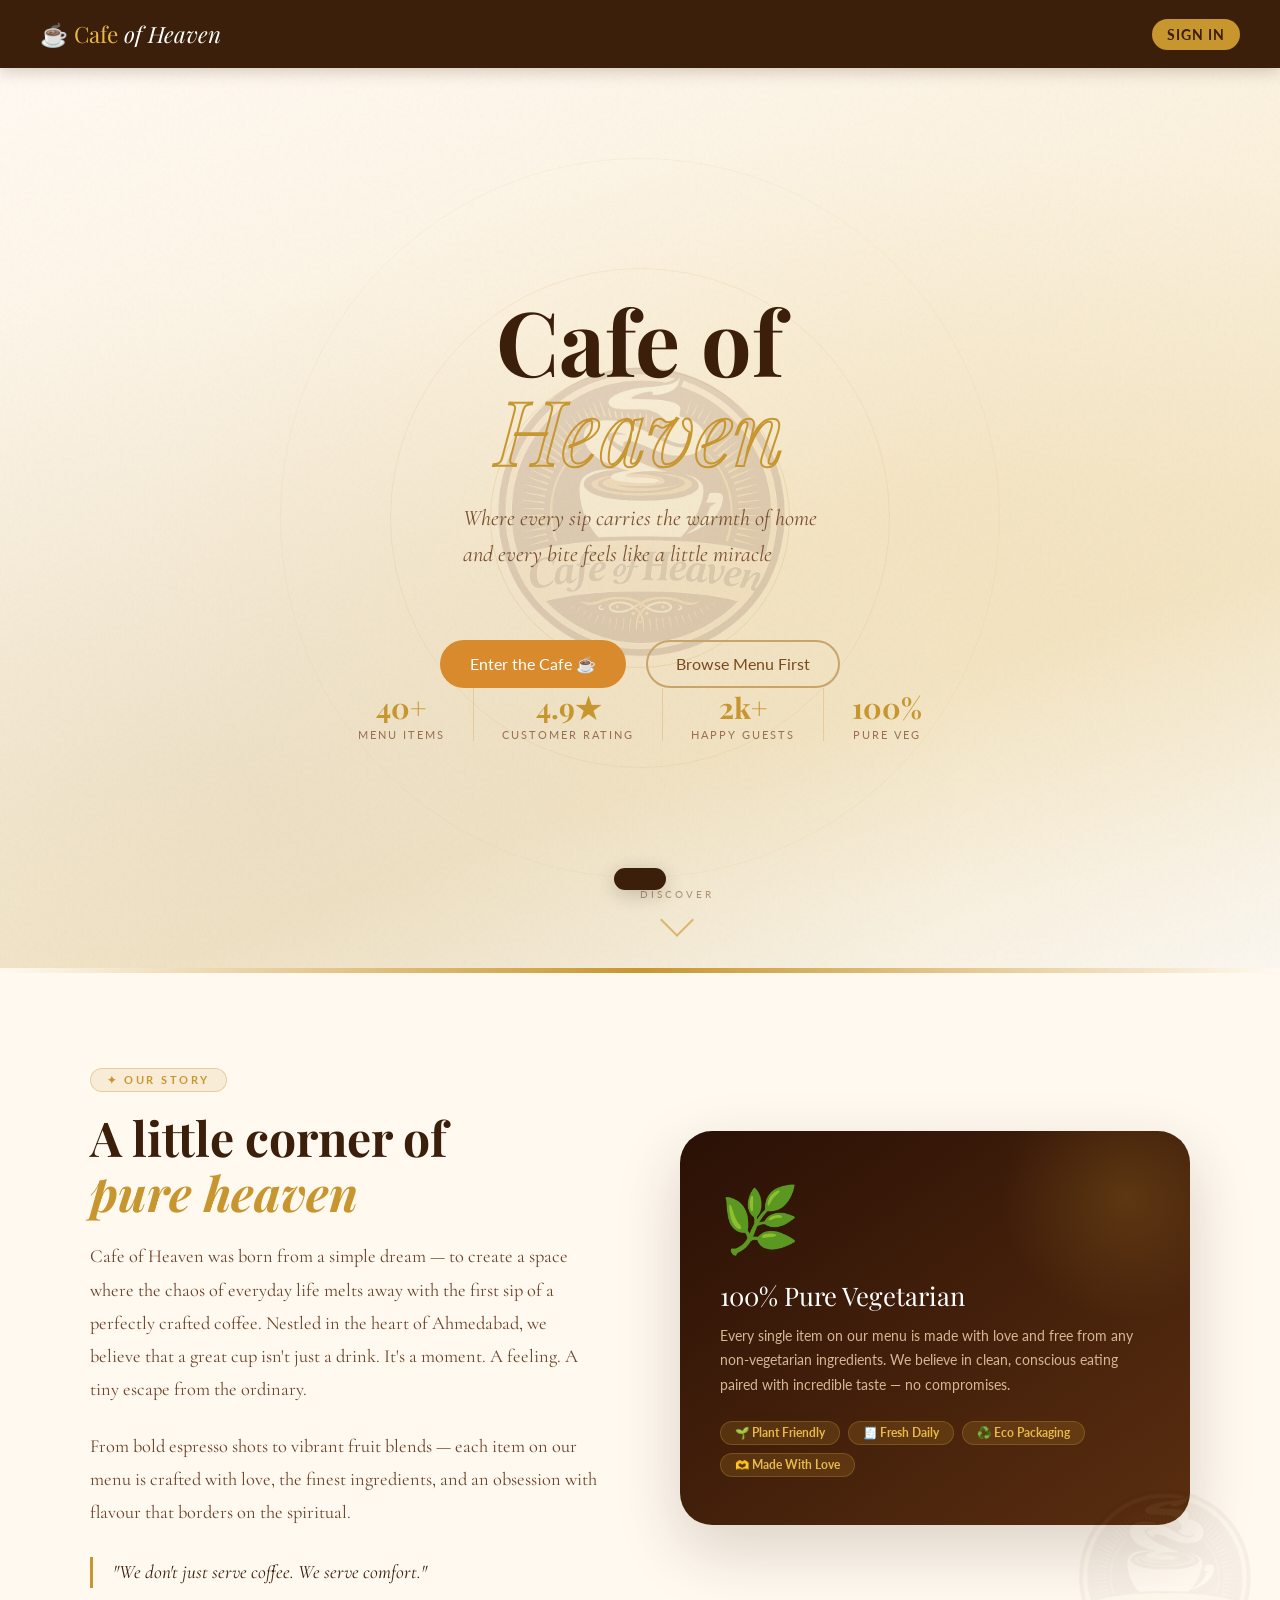
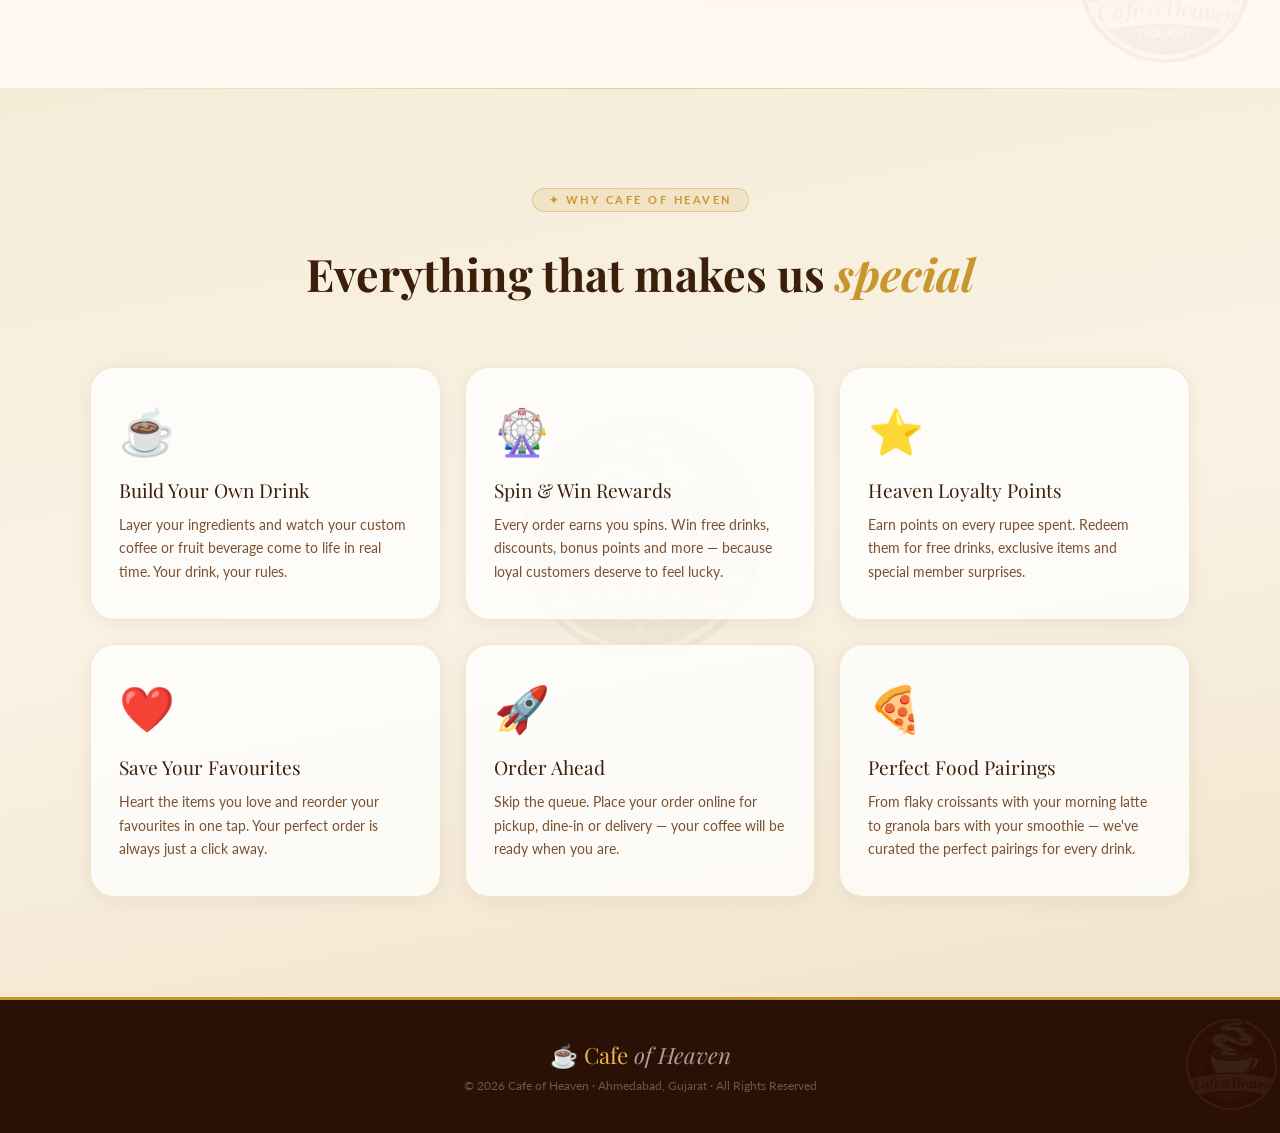
<file: index.html>
<!DOCTYPE html>
<html lang="en">
<head>
<meta charset="UTF-8">
<meta name="viewport" content="width=device-width, initial-scale=1.0">
<title>Cafe of Heaven — Where Every Sip Feels Like Heaven</title>
<link href="https://fonts.googleapis.com/css2?family=Playfair+Display:ital,wght@0,400;0,600;0,700;1,400;1,600&family=Lato:wght@300;400;700&family=Cormorant+Garamond:ital,wght@0,300;0,400;1,300;1,400&display=swap" rel="stylesheet">
<link rel="stylesheet" href="css/index.css">
</head>
<body>

<!-- NAV -->
<nav>
  <a class="nav-logo" href="index.html">☕ Cafe <span>of Heaven</span></a>
  <div class="nav-right">
    <a class="nav-link" href="login.html" style="background:var(--gold);color:var(--brown);">Sign In</a>
  </div>
</nav>

<!-- ══════════ HERO ══════════ -->
<section class="hero" id="hero">
  <div class="glow-ring"></div>
  <div class="glow-ring"></div>
  <div class="glow-ring"></div>
  <div class="particles" id="particles"></div>

  <div class="hero-logo-bg-center"></div>
   
    <h1 class="hero-headline">
      <span class="line1">Cafe of</span>
      <span class="line2">Heaven</span>
    </h1>
    <p class="hero-tagline">
      Where every sip carries the warmth of home<br>
      and every bite feels like a little miracle
    </p>
    <div class="hero-buttons">
      <a href="login.html" class="btn-enter">Enter the Cafe ☕</a>
      <a href="menu.html" class="btn-guest">Browse Menu First</a>
    </div>
    <div class="stats-strip">
      <div class="stat"><div class="stat-num">40+</div><div class="stat-lbl">Menu Items</div></div>
      <div class="stat"><div class="stat-num">4.9★</div><div class="stat-lbl">Customer Rating</div></div>
      <div class="stat"><div class="stat-num">2k+</div><div class="stat-lbl">Happy Guests</div></div>
      <div class="stat"><div class="stat-num">100%</div><div class="stat-lbl">Pure Veg</div></div>
    </div>
  </div>

  <div class="scroll-cue" onclick="scrollToAbout()">
    <span>Discover</span>
    <div class="scroll-arrow"></div>
  </div>
</section>

<!-- ══════════ ABOUT ══════════ -->
<section class="about" id="about">
  <div class="about-inner">
    <div class="about-text">
      <div class="section-eyebrow reveal">✦ Our Story</div>
      <h2 class="about-title reveal reveal-delay-1">A little corner of<br><em>pure heaven</em></h2>
      <p class="about-body reveal reveal-delay-2">
        Cafe of Heaven was born from a simple dream — to create a space where the chaos of everyday life melts away with the first sip of a perfectly crafted coffee. Nestled in the heart of Ahmedabad, we believe that a great cup isn't just a drink. It's a moment. A feeling. A tiny escape from the ordinary.
      </p>
      <p class="about-body reveal reveal-delay-2" style="margin-bottom:28px;">
        From bold espresso shots to vibrant fruit blends — each item on our menu is crafted with love, the finest ingredients, and an obsession with flavour that borders on the spiritual.
      </p>
      <div class="about-quote reveal reveal-delay-3">"We don't just serve coffee. We serve comfort."</div>
    </div>
    <div class="about-card reveal reveal-delay-2">
      <span class="ac-icon">🌿</span>
      <div class="ac-title">100% Pure Vegetarian</div>
      <div class="ac-body">Every single item on our menu is made with love and free from any non-vegetarian ingredients. We believe in clean, conscious eating paired with incredible taste — no compromises.</div>
      <div class="ac-tags">
        <span class="ac-tag">🌱 Plant Friendly</span>
        <span class="ac-tag">🧾 Fresh Daily</span>
        <span class="ac-tag">♻️ Eco Packaging</span>
        <span class="ac-tag">🫶 Made With Love</span>
      </div>
    </div>
  </div>
</section>

<!-- ══════════ FEATURES ══════════ -->
<section class="features">
  <div class="features-inner">
    <div class="section-head">
      <div class="section-eyebrow reveal">✦ Why Cafe of Heaven</div>
      <h2 class="features-title reveal reveal-delay-1">Everything that makes us <em>special</em></h2>
    </div>
    <div class="feat-grid">
      <div class="feat-card reveal reveal-delay-1"><span class="feat-icon">☕</span><div class="feat-title">Build Your Own Drink</div><div class="feat-body">Layer your ingredients and watch your custom coffee or fruit beverage come to life in real time. Your drink, your rules.</div></div>
      <div class="feat-card reveal reveal-delay-2"><span class="feat-icon">🎡</span><div class="feat-title">Spin & Win Rewards</div><div class="feat-body">Every order earns you spins. Win free drinks, discounts, bonus points and more — because loyal customers deserve to feel lucky.</div></div>
      <div class="feat-card reveal reveal-delay-3"><span class="feat-icon">⭐</span><div class="feat-title">Heaven Loyalty Points</div><div class="feat-body">Earn points on every rupee spent. Redeem them for free drinks, exclusive items and special member surprises.</div></div>
      <div class="feat-card reveal reveal-delay-1"><span class="feat-icon">❤️</span><div class="feat-title">Save Your Favourites</div><div class="feat-body">Heart the items you love and reorder your favourites in one tap. Your perfect order is always just a click away.</div></div>
      <div class="feat-card reveal reveal-delay-2"><span class="feat-icon">🚀</span><div class="feat-title">Order Ahead</div><div class="feat-body">Skip the queue. Place your order online for pickup, dine-in or delivery — your coffee will be ready when you are.</div></div>
      <div class="feat-card reveal reveal-delay-3"><span class="feat-icon">🍕</span><div class="feat-title">Perfect Food Pairings</div><div class="feat-body">From flaky croissants with your morning latte to granola bars with your smoothie — we've curated the perfect pairings for every drink.</div></div>
    </div>
  </div>
</section>


<!-- ══════════ FOOTER ══════════ -->
<footer class="site-footer">
  <div class="footer-logo">☕ Cafe <span>of Heaven</span></div>
  <div class="footer-copy">© 2026 Cafe of Heaven · Ahmedabad, Gujarat · All Rights Reserved</div>
</footer>

<div class="toast" id="toast"></div>

<script src="js/index.js"></script>
</body>
</html>
</file>
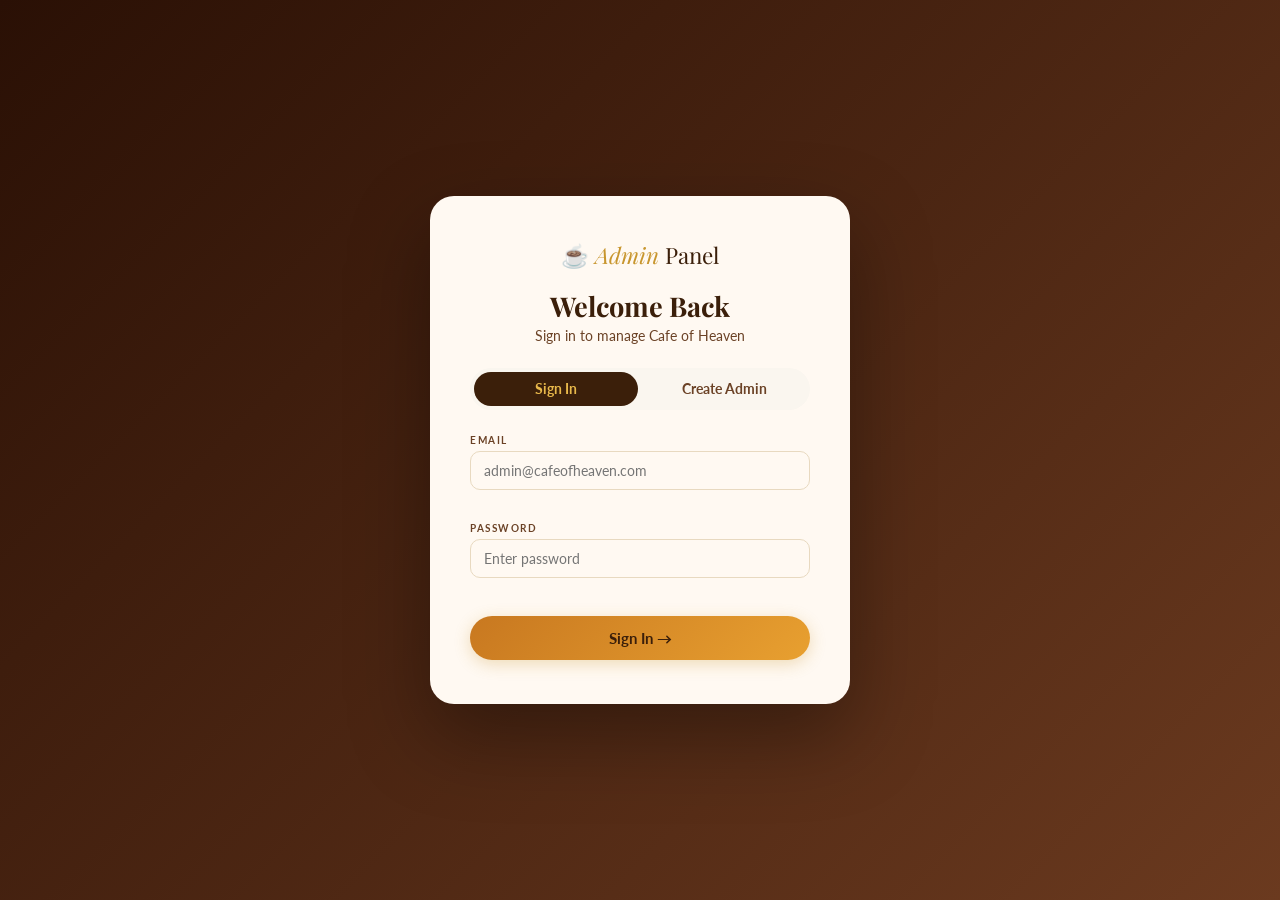
<file: admin.html>
<!DOCTYPE html>
<html lang="en">
<head>
  <meta charset="UTF-8">
  <meta name="viewport" content="width=device-width, initial-scale=1.0">
  <title>Admin Panel — Cafe of Heaven</title>
  <link href="https://fonts.googleapis.com/css2?family=Playfair+Display:ital,wght@0,400;0,700;1,400&family=Lato:wght@300;400;700&display=swap" rel="stylesheet">
  <link rel="stylesheet" href="css/admin.css">
</head>
<body>

<!-- ══════════════════════════════════════
     LOGIN SCREEN
══════════════════════════════════════ -->
<div class="admin-login-wrap" id="adminLoginWrap">
  <div class="admin-login-box">
    <div class="al-logo">☕ <span>Admin</span> Panel</div>
    <h2>Welcome Back</h2>
    <p class="al-sub">Sign in to manage Cafe of Heaven</p>

    <div class="al-tabs">
      <button class="al-tab active" id="alTabLogin" onclick="alSwitchTab('login')">Sign In</button>
      <button class="al-tab" id="alTabSignup" onclick="alSwitchTab('signup')">Create Admin</button>
    </div>

    <!-- LOGIN FORM -->
    <div id="alPanelLogin">
      <div class="al-group">
        <label>EMAIL</label>
        <input type="email" id="alLoginEmail" placeholder="admin@cafeofheaven.com">
        <span class="al-err" id="alLoginEmailErr"></span>
      </div>
      <div class="al-group">
        <label>PASSWORD</label>
        <input type="password" id="alLoginPass" placeholder="Enter password">
        <span class="al-err" id="alLoginPassErr"></span>
      </div>
      <div class="al-error-box hidden" id="alLoginErrBox"></div>
      <button class="al-btn" onclick="adminLogin()">Sign In →</button>
    </div>

    <!-- SIGNUP FORM -->
    <div id="alPanelSignup" class="hidden">
      <div class="al-group">
        <label>FULL NAME</label>
        <input type="text" id="alSignupName" placeholder="Admin Name">
        <span class="al-err" id="alSignupNameErr"></span>
      </div>
      <div class="al-group">
        <label>EMAIL</label>
        <input type="email" id="alSignupEmail" placeholder="admin@cafeofheaven.com">
        <span class="al-err" id="alSignupEmailErr"></span>
      </div>
      <div class="al-group">
        <label>SECRET KEY</label>
        <input type="password" id="alSignupSecret" placeholder="Enter admin secret key">
        <span class="al-err" id="alSignupSecretErr"></span>
        <small class="al-hint">Secret key: <strong>COFH2026</strong> (change this in admin.js)</small>
      </div>
      <div class="al-group">
        <label>PASSWORD</label>
        <input type="password" id="alSignupPass" placeholder="Min. 8 characters">
        <span class="al-err" id="alSignupPassErr"></span>
      </div>
      <button class="al-btn" onclick="adminSignup()">Create Admin Account →</button>
    </div>
  </div>
</div>

<!-- ══════════════════════════════════════
     MAIN ADMIN PANEL
══════════════════════════════════════ -->
<div class="admin-wrap hidden" id="adminWrap">

  <!-- SIDEBAR -->
  <aside class="sidebar" id="sidebar">
    <div class="sidebar-logo">☕ <span>CoH Admin</span></div>
    <nav class="sidebar-nav">
      <button class="snav-btn active" onclick="showSection('dashboard', this)">
        <span class="snav-icon">📊</span> Dashboard
      </button>
      <button class="snav-btn" onclick="showSection('menu', this)">
        <span class="snav-icon">🍽️</span> Menu Items
      </button>
      <button class="snav-btn" onclick="showSection('orders', this)">
        <span class="snav-icon">🛒</span> Orders
      </button>
      <button class="snav-btn" onclick="showSection('customers', this)">
        <span class="snav-icon">👥</span> Customers
      </button>
      <button class="snav-btn" onclick="showSection('rewards', this)">
        <span class="snav-icon">🎡</span> Rewards
      </button>
      <button class="snav-btn" onclick="showSection('spin', this)">
        <span class="snav-icon">🎰</span> Spin Rounds
      </button>
    </nav>
    <button class="sidebar-logout" onclick="adminLogout()">🚪 Logout</button>
  </aside>

  <!-- MAIN CONTENT -->
  <main class="admin-main">

    <!-- TOP BAR -->
    <div class="topbar">
      <button class="hamburger" onclick="toggleSidebar()">☰</button>
      <div class="topbar-title" id="topbarTitle">Dashboard</div>
      <div class="topbar-admin" id="topbarAdmin">Admin</div>
    </div>

    <!-- DASHBOARD -->
    <section class="admin-section active" id="sec-dashboard">
      <div class="stats-grid">
        <div class="stat-card">
          <div class="sc-icon">🛒</div>
          <div class="sc-info">
            <div class="sc-num" id="statTotalOrders">0</div>
            <div class="sc-lbl">Total Orders</div>
          </div>
        </div>
        <div class="stat-card">
          <div class="sc-icon">💰</div>
          <div class="sc-info">
            <div class="sc-num" id="statRevenue">₹0</div>
            <div class="sc-lbl">Total Revenue</div>
          </div>
        </div>
        <div class="stat-card">
          <div class="sc-icon">👥</div>
          <div class="sc-info">
            <div class="sc-num" id="statCustomers">0</div>
            <div class="sc-lbl">Customers</div>
          </div>
        </div>
        <div class="stat-card">
          <div class="sc-icon">🍽️</div>
          <div class="sc-info">
            <div class="sc-num" id="statMenuItems">0</div>
            <div class="sc-lbl">Menu Items</div>
          </div>
        </div>
      </div>
      <div class="dash-row">
        <div class="dash-card">
          <div class="dc-head">Recent Orders</div>
          <div id="recentOrdersList"><p class="empty-state">No orders yet.</p></div>
        </div>
        <div class="dash-card">
          <div class="dc-head">Top Selling Items</div>
          <div id="topItemsList"><p class="empty-state">No data yet.</p></div>
        </div>
      </div>
    </section>

    <!-- MENU MANAGEMENT -->
    <section class="admin-section" id="sec-menu">
      <div class="section-toolbar">
        <h2 class="section-title">Menu Items</h2>
        <button class="btn-primary" onclick="openMenuModal()">+ Add Item</button>
      </div>
      <div class="filter-row">
        <input type="text" class="search-input" placeholder="🔍 Search items..." oninput="filterMenuItems(this.value)">
        <select class="filter-select" onchange="filterMenuCat(this.value)">
          <option value="all">All Categories</option>
          <option value="coffee">☕ Coffee</option>
          <option value="baked">🥐 Baked</option>
          <option value="cakes">🎂 Cakes</option>
          <option value="pizza">🍕 Pizza</option>
          <option value="burger">🍔 Burgers</option>
          <option value="pasta">🍝 Pasta</option>
          <option value="souvenir">🎁 Souvenirs</option>
        </select>
      </div>
      <div class="admin-table-wrap">
        <table class="admin-table" id="menuTable">
          <thead>
            <tr>
              <th>ID</th><th>Name</th><th>Category</th>
              <th>Price</th><th>Tags</th><th>Actions</th>
            </tr>
          </thead>
          <tbody id="menuTableBody"></tbody>
        </table>
      </div>
    </section>

    <!-- ORDERS -->
    <section class="admin-section" id="sec-orders">
      <div class="section-toolbar">
        <h2 class="section-title">Orders</h2>
        <select class="filter-select" onchange="filterOrders(this.value)">
          <option value="all">All Orders</option>
          <option value="pending">Pending</option>
          <option value="preparing">Preparing</option>
          <option value="ready">Ready</option>
          <option value="delivered">Delivered</option>
        </select>
      </div>
      <div class="admin-table-wrap">
        <table class="admin-table">
          <thead>
            <tr>
              <th>Order ID</th><th>Customer</th><th>Items</th>
              <th>Total</th><th>Status</th><th>Date</th><th>Actions</th>
            </tr>
          </thead>
          <tbody id="ordersTableBody"></tbody>
        </table>
      </div>
    </section>

    <!-- CUSTOMERS -->
    <section class="admin-section" id="sec-customers">
      <div class="section-toolbar">
        <h2 class="section-title">Customers</h2>
        <input type="text" class="search-input" placeholder="🔍 Search customers..." oninput="filterCustomers(this.value)">
      </div>
      <div class="admin-table-wrap">
        <table class="admin-table">
          <thead>
            <tr>
              <th>#</th><th>Name</th><th>Email</th>
              <th>Phone</th><th>Joined</th><th>Actions</th>
            </tr>
          </thead>
          <tbody id="customersTableBody"></tbody>
        </table>
      </div>
    </section>

    <!-- REWARDS -->
    <section class="admin-section" id="sec-rewards">
      <div class="section-toolbar">
        <h2 class="section-title">Spin & Win Rewards</h2>
        <button class="btn-primary" onclick="openRewardModal()">+ Add Reward</button>
      </div>
      <div class="rewards-grid" id="rewardsGrid"></div>
    </section>

    <!-- SPIN ROUNDS MANAGER -->
    <section class="admin-section" id="sec-spin">
      <div class="section-toolbar">
        <h2 class="section-title">🎰 Spin Rounds Manager</h2>
        <input type="text" class="search-input" placeholder="🔍 Search customers..." oninput="filterSpinCustomers(this.value)">
      </div>

      <!-- Stats strip -->
      <div class="spin-stats-strip">
        <div class="spin-stat-card">
          <div class="ssc-icon">👥</div>
          <div>
            <div class="ssc-num" id="spinStatCustomers">0</div>
            <div class="ssc-lbl">Total Customers</div>
          </div>
        </div>
        <div class="spin-stat-card">
          <div class="ssc-icon">🎡</div>
          <div>
            <div class="ssc-num" id="spinStatWithBonus">0</div>
            <div class="ssc-lbl">Have Bonus Spins</div>
          </div>
        </div>
        <div class="spin-stat-card">
          <div class="ssc-icon">⭐</div>
          <div>
            <div class="ssc-num" id="spinStatTotalBonus">0</div>
            <div class="ssc-lbl">Total Bonus Spins Given</div>
          </div>
        </div>
      </div>

      <!-- Info banner -->
      <div style="background:#fff3e0;border:1.5px solid #ffcc80;border-radius:12px;padding:12px 18px;margin-bottom:18px;font-size:0.82rem;color:#8a4800;display:flex;align-items:center;gap:10px;">
        <span style="font-size:1.3rem;">💡</span>
        <span>Each customer gets <strong>2 spins per day</strong> by default. Use the buttons below to grant extra spins to any customer. Bonus spins are added on top of the daily limit and persist until the customer uses them.</span>
      </div>

      <div class="admin-table-wrap">
        <table class="admin-table">
          <thead>
            <tr>
              <th>Customer</th>
              <th>Daily Base</th>
              <th>Admin Bonus</th>
              <th>Total Allowed</th>
              <th>Actions</th>
            </tr>
          </thead>
          <tbody id="spinTableBody"></tbody>
        </table>
      </div>
    </section>

  </main>
</div>

<!-- ══════ MODALS ══════ -->

<!-- MENU ITEM MODAL -->
<div class="modal-overlay hidden" id="menuModal">
  <div class="modal">
    <div class="modal-head">
      <h3 id="menuModalTitle">Add Menu Item</h3>
      <button class="modal-close" onclick="closeMenuModal()">✕</button>
    </div>
    <div class="modal-body">
      <div class="modal-row">
        <div class="al-group">
          <label>ITEM NAME</label>
          <input type="text" id="mName" placeholder="e.g. Espresso">
        </div>
        <div class="al-group">
          <label>CATEGORY</label>
          <select id="mCat">
            <option value="coffee">☕ Coffee</option>
            <option value="baked">🥐 Baked</option>
            <option value="cakes">🎂 Cakes</option>
            <option value="pizza">🍕 Pizza</option>
            <option value="burger">🍔 Burgers</option>
            <option value="pasta">🍝 Pasta</option>
            <option value="souvenir">🎁 Souvenirs</option>
          </select>
        </div>
      </div>
      <div class="modal-row">
        <div class="al-group">
          <label>PRICE (₹)</label>
          <input type="number" id="mPrice" placeholder="150">
        </div>
        <div class="al-group">
          <label>IMAGE PATH</label>
          <input type="text" id="mImg" placeholder="images/item.jpg">
        </div>
      </div>
      <div class="al-group">
        <label>DESCRIPTION</label>
        <textarea id="mDesc" rows="3" placeholder="Short description..."></textarea>
      </div>
      <div class="modal-checks">
        <label class="check-label"><input type="checkbox" id="mVeg"> 🟢 Veg</label>
        <label class="check-label"><input type="checkbox" id="mHot"> 🔥 Popular</label>
        <label class="check-label"><input type="checkbox" id="mNew"> ✨ New</label>
        <label class="check-label"><input type="checkbox" id="mSpecial"> ⭐ Special</label>
      </div>
    </div>
    <div class="modal-footer">
      <button class="btn-secondary" onclick="closeMenuModal()">Cancel</button>
      <button class="btn-primary" onclick="saveMenuItem()">Save Item</button>
    </div>
  </div>
</div>

<!-- REWARD MODAL -->
<div class="modal-overlay hidden" id="rewardModal">
  <div class="modal" style="max-width:480px;">
    <div class="modal-head">
      <h3 id="rewardModalTitle">Add Reward</h3>
      <button class="modal-close" onclick="closeRewardModal()">✕</button>
    </div>
    <div class="modal-body">
      <div class="al-group">
        <label>REWARD LABEL</label>
        <input type="text" id="rLabel" placeholder="e.g. Free Coffee">
      </div>
      <div class="modal-row">
        <div class="al-group">
          <label>TYPE</label>
          <select id="rType">
            <option value="free_item">Free Item</option>
            <option value="discount">Discount %</option>
            <option value="points">Bonus Points</option>
            <option value="try_again">Try Again</option>
          </select>
        </div>
        <div class="al-group">
          <label>VALUE</label>
          <input type="text" id="rValue" placeholder="e.g. 20 or Free Coffee">
        </div>
      </div>
      <div class="modal-row">
        <div class="al-group">
          <label>PROBABILITY (1–100)</label>
          <input type="number" id="rProb" placeholder="15" min="1" max="100">
          <small class="al-hint">Higher = lands more often</small>
        </div>
        <div class="al-group">
          <label>COLOR</label>
          <input type="color" id="rColor" value="#C8962E">
        </div>
      </div>
    </div>
    <div class="modal-footer">
      <button class="btn-secondary" onclick="closeRewardModal()">Cancel</button>
      <button class="btn-primary" onclick="saveReward()">Save Reward</button>
    </div>
  </div>
</div>

<!-- ORDER STATUS MODAL -->
<div class="modal-overlay hidden" id="orderModal">
  <div class="modal" style="max-width:400px;">
    <div class="modal-head">
      <h3>Update Order Status</h3>
      <button class="modal-close" onclick="closeOrderModal()">✕</button>
    </div>
    <div class="modal-body">
      <p style="margin-bottom:14px;color:var(--text-mid);">Order: <strong id="oModalId"></strong></p>
      <div class="al-group">
        <label>NEW STATUS</label>
        <select id="oModalStatus">
          <option value="pending">⏳ Pending</option>
          <option value="preparing">👨‍🍳 Preparing</option>
          <option value="ready">✅ Ready</option>
          <option value="delivered">🚀 Delivered</option>
        </select>
      </div>
    </div>
    <div class="modal-footer">
      <button class="btn-secondary" onclick="closeOrderModal()">Cancel</button>
      <button class="btn-primary" onclick="updateOrderStatus()">Update</button>
    </div>
  </div>
</div>

<!-- CUSTOM SPIN MODAL -->
<div class="modal-overlay hidden" id="customSpinModal">
  <div class="modal" style="max-width:440px;">
    <div class="modal-head">
      <h3>🎡 Grant Custom Spins</h3>
      <button class="modal-close" onclick="closeCustomSpinModal()">✕</button>
    </div>
    <div class="modal-body">
      <div class="cs-modal-info">
        <div class="cs-modal-cname" id="csModalName"></div>
        <div class="cs-modal-cemail" id="csModalEmail"></div>
        <span class="cs-modal-current" id="csModalCurrent"></span>
      </div>
      <div class="al-group">
        <label>NUMBER OF EXTRA SPINS TO GRANT (1–20)</label>
        <input type="number" id="csSpinCount" placeholder="e.g. 3" min="1" max="20">
        <small class="al-hint">These are added on top of the customer's current bonus spins.</small>
      </div>
      <div class="al-group">
        <label>REASON / NOTE (optional)</label>
        <input type="text" id="csSpinNote" placeholder="e.g. Loyalty reward, Birthday treat…">
      </div>
    </div>
    <div class="modal-footer">
      <button class="btn-secondary" onclick="closeCustomSpinModal()">Cancel</button>
      <button class="btn-primary" onclick="saveCustomSpins()">🎡 Grant Spins</button>
    </div>
  </div>
</div>

<div class="toast" id="adminToast"></div>
<script src="js/admin.js"></script>
</body>
</html>
</file>
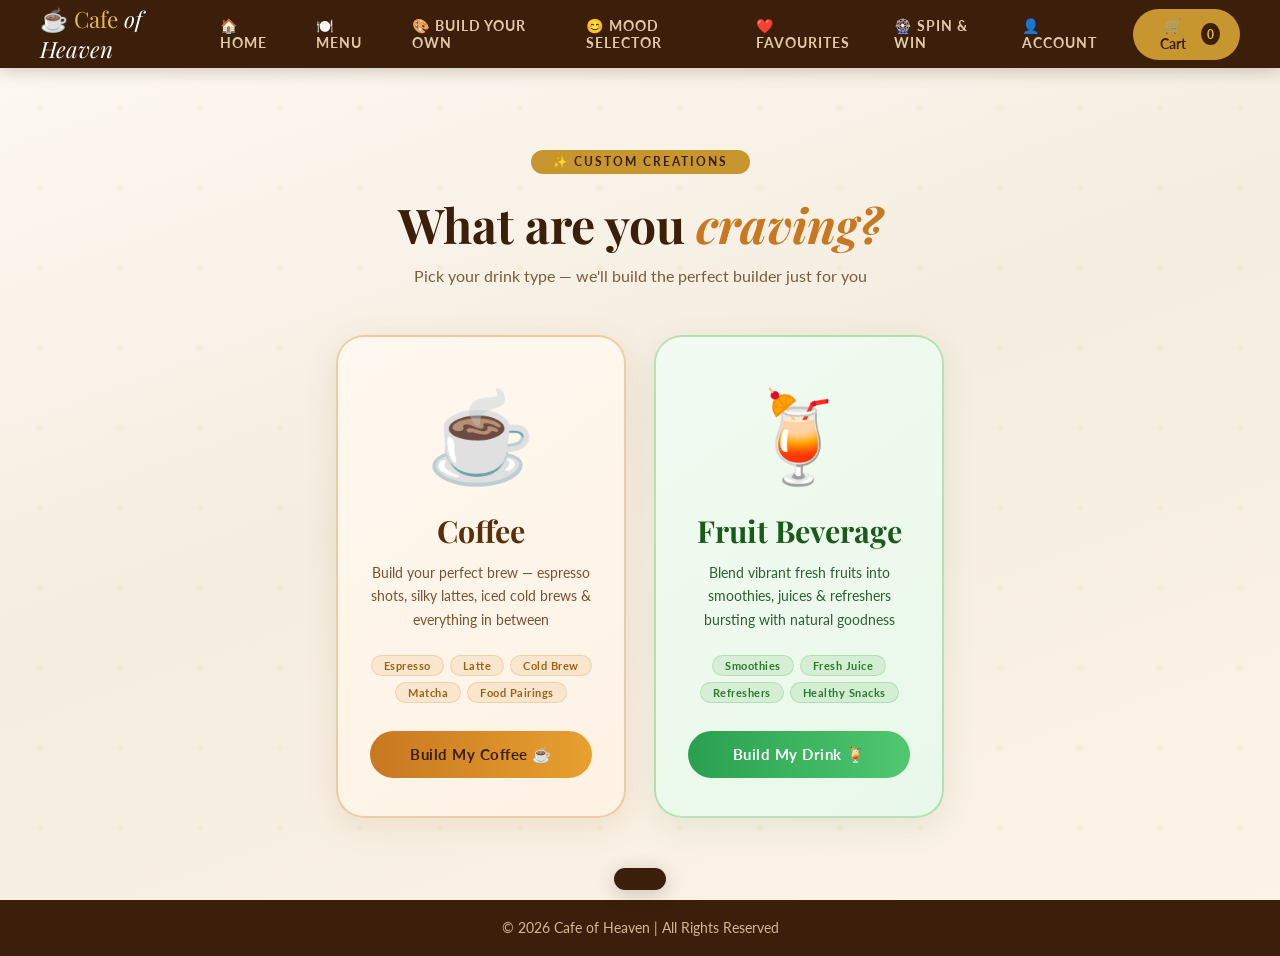
<file: build.html>
<!DOCTYPE html>
<html lang="en">
<head>
<meta charset="UTF-8">
<meta name="viewport" content="width=device-width, initial-scale=1.0">
<title>Build Your Drink — Cafe of Heaven</title>
<link rel="stylesheet" href="css/style.css">
<link rel="stylesheet" href="css/build.css">
<link href="https://fonts.googleapis.com/css2?family=Playfair+Display:ital,wght@0,400;0,700;1,400&family=Lato:wght@300;400;700&display=swap" rel="stylesheet">

</head>
<body>

<!-- NAV -->
<nav>
  <a class="nav-logo" href="index.html">☕ Cafe <span>of Heaven</span></a>
  <div class="nav-links">
    <a class="nav-link" href="index.html">🏠 Home</a>
    <a class="nav-link" href="menu.html">🍽️ Menu</a>
    <a class="nav-link" href="build.html">🎨 Build Your Own</a>
    <a class="nav-link" href="mood.html">😊 Mood Selector</a>
    <a class="nav-link" href="favourites.html">❤️ Favourites</a>
    <a class="nav-link" href="spin.html">🎡 Spin & Win</a>
  </div>
  <div style="display:flex;gap:10px;align-items:center;">
    <a class="nav-link" href="login.html">👤 Account</a>
    <button class="cart-btn" onclick="window.location.href='cart.html'">🛒 Cart <span class="cart-count" id="cartCount">0</span></button>
  </div>
</nav>

<!-- ══════════ MODE PICK SCREEN ══════════ -->
<div id="modeScreen">
  <div class="mode-badge">✨ Custom Creations</div>
  <h1 class="mode-title">What are you <em>craving?</em></h1>
  <p class="mode-sub">Pick your drink type — we'll build the perfect builder just for you</p>

  <div class="mode-cards">
    <div class="mode-card coffee-card" onclick="selectMode('coffee')">
      <span class="mode-icon">☕</span>
      <h2>Coffee</h2>
      <p>Build your perfect brew — espresso shots, silky lattes, iced cold brews & everything in between</p>
      <div class="mode-tags">
        <span class="mode-tag">Espresso</span>
        <span class="mode-tag">Latte</span>
        <span class="mode-tag">Cold Brew</span>
        <span class="mode-tag">Matcha</span>
        <span class="mode-tag">Food Pairings</span>
      </div>
      <button class="mode-btn">Build My Coffee ☕</button>
    </div>

    <div class="mode-card fruit-card" onclick="selectMode('fruit')">
      <span class="mode-icon">🍹</span>
      <h2>Fruit Beverage</h2>
      <p>Blend vibrant fresh fruits into smoothies, juices & refreshers bursting with natural goodness</p>
      <div class="mode-tags">
        <span class="mode-tag">Smoothies</span>
        <span class="mode-tag">Fresh Juice</span>
        <span class="mode-tag">Refreshers</span>
        <span class="mode-tag">Healthy Snacks</span>
      </div>
      <button class="mode-btn">Build My Drink 🍹</button>
    </div>
  </div>
</div>

<!-- ══════════ BUILDER SCREEN ══════════ -->
<div id="builderScreen">
  <div class="builder-header" id="bHeader">
    <div class="bh-left">
      <div class="bh-icon" id="bIcon">☕</div>
      <div>
        <div class="bh-title" id="bTitle">Custom Coffee Builder</div>
        <div class="bh-sub" id="bSub">Craft your perfect brew, one layer at a time</div>
      </div>
    </div>
    <button class="bh-back" onclick="goBack()">← Choose Different Drink</button>
  </div>

  <div class="builder-layout">
    <!-- LEFT -->
    <div class="left-panel" id="leftPanel"></div>

    <!-- CENTRE -->
    <div class="cup-stage">
      <div class="size-row">
        <button class="sz-btn" onclick="setSize('S',this)">S · 250ml</button>
        <button class="sz-btn active" onclick="setSize('M',this)">M · 400ml</button>
        <button class="sz-btn" onclick="setSize('L',this)">L · 600ml</button>
      </div>

      <!-- COFFEE VESSEL -->
      <div class="coffee-vessel" id="coffeeVessel">
        <div class="steam-row" id="steamRow">
          <div class="steam-p" id="sp1"></div>
          <div class="steam-p" id="sp2"></div>
          <div class="steam-p" id="sp3"></div>
        </div>
        <div class="coffee-whip" id="cWhip"></div>
        <div class="coffee-foam-top" id="cFoam"></div>
        <div class="coffee-cup-body">
          <div class="cup-handle"></div>
          <div class="cup-inner">
            <div class="coffee-crema" id="cCrema"></div>
            <div class="drink-layers" id="coffeeLayers"></div>
          </div>
        </div>
        <div class="cup-saucer"></div>
        <div class="garnish-row" id="cGarnish" style="top:-52px;left:50%;transform:translateX(-50%);"></div>
      </div>

      <!-- FRUIT VESSEL -->
      <div class="fruit-vessel" id="fruitVessel">
        <div class="glass-straw" id="fStraw"></div>
        <div class="fruit-foam-top" id="fFoam"></div>
        <div class="garnish-row" id="fGarnish" style="top:-22px;left:50%;transform:translateX(-50%);"></div>
        <div class="fruit-glass-body">
          <div class="glass-shine"></div>
          <div class="drink-layers" id="fruitLayers"></div>
          <div class="ice-box" id="iceBox"></div>
        </div>
      </div>

      <div class="badge-row" id="badgeRow"></div>
      <div class="drink-name" id="drinkName">Your Custom Drink</div>
      <div class="drink-price" id="drinkPrice">Add ingredients to begin</div>

      <div class="actions">
        <button class="btn-cart" onclick="addToCart()">🛒 Add to Cart</button>
        <button class="btn-fav" id="favBtn" onclick="saveToFavs()">❤️ Save to Favs</button>
        <button class="btn-reset" onclick="resetAll()">🔄 Reset</button>
      </div>
    </div>

    <!-- RIGHT -->
    <div class="right-panel">
      <div class="rp-title">📋 Your Recipe</div>
      <div id="rightPanel">
        <div class="empty-msg"><div class="ei">🥤</div><p>Start adding ingredients<br>to build your recipe!</p></div>
      </div>
    </div>
  </div>
</div>

<div class="toast" id="toast"></div>
<footer><p>© 2026 Cafe of Heaven | All Rights Reserved</p></footer>


<script src="js/main.js"></script>
<script src="js/build.js"></script>
</body>
</html>
</file>
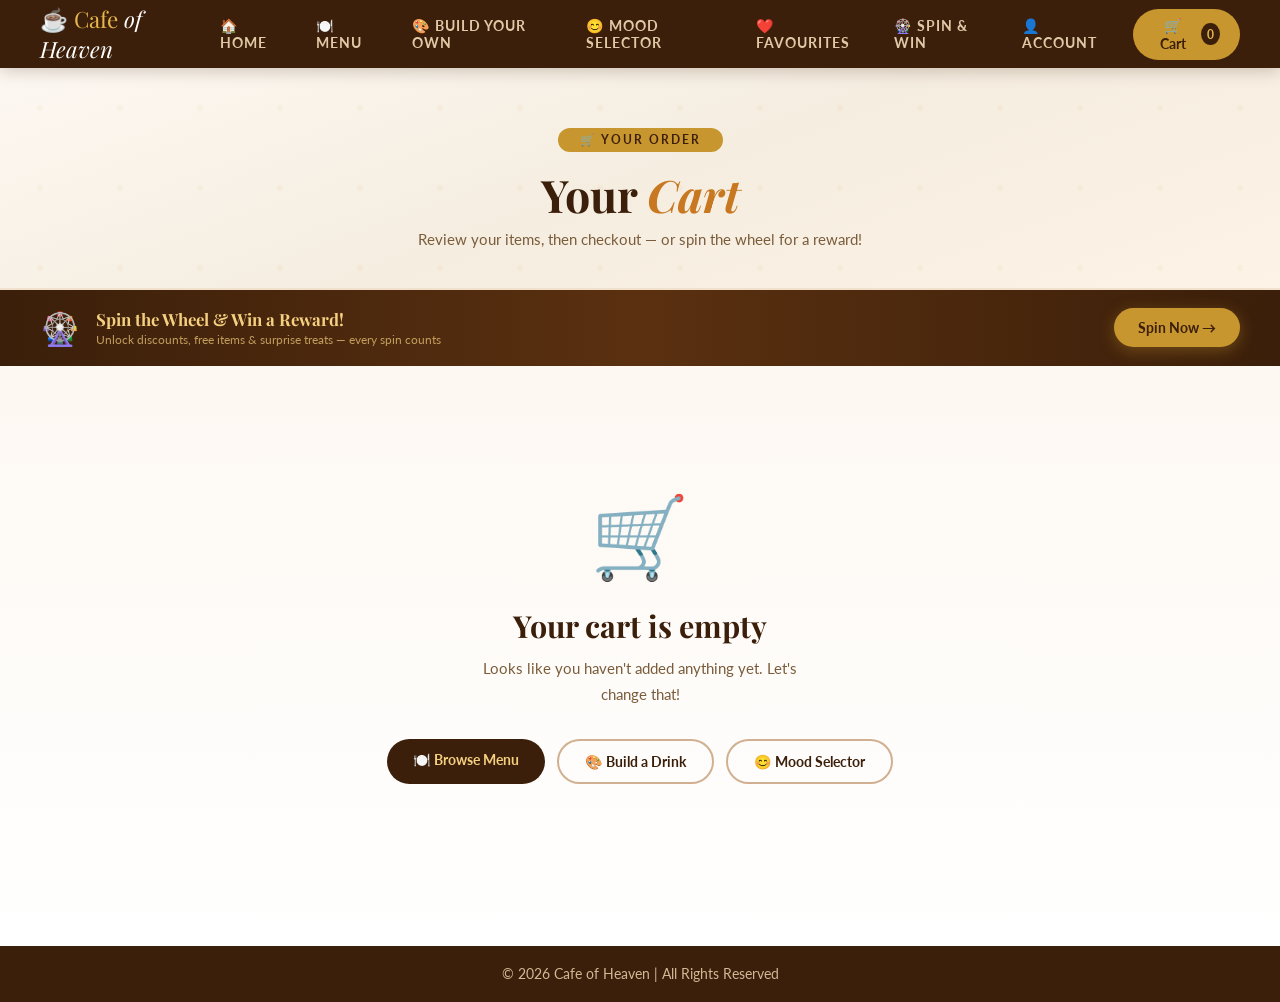
<file: cart.html>
<!DOCTYPE html>
<html lang="en">
<head>
  <meta charset="UTF-8">
  <meta name="viewport" content="width=device-width, initial-scale=1.0">
  <title>Cart — Cafe of Heaven</title>
  <link rel="stylesheet" href="css/style.css">
  <link rel="stylesheet" href="css/cart.css">
  <link href="https://fonts.googleapis.com/css2?family=Playfair+Display:ital,wght@0,400;0,700;1,400&family=Lato:wght@300;400;700&display=swap" rel="stylesheet">
</head>
<body>

<!-- NAV -->
<nav>
  <a class="nav-logo" href="index.html">☕ Cafe <span>of Heaven</span></a>
  <div class="nav-links">
    <a class="nav-link" href="index.html">🏠 Home</a>
    <a class="nav-link" href="menu.html">🍽️ Menu</a>
    <a class="nav-link" href="build.html">🎨 Build Your Own</a>
    <a class="nav-link" href="mood.html">😊 Mood Selector</a>
    <a class="nav-link" href="favourites.html">❤️ Favourites</a>
    <a class="nav-link" href="spin.html">🎡 Spin & Win</a>
  </div>
  <div style="display:flex;gap:10px;align-items:center;">
    <a class="nav-link" href="login.html">👤 Account</a>
    <button class="cart-btn active-cart" onclick="window.location.href='cart.html'">
      🛒 Cart <span class="cart-count" id="cartCount">0</span>
    </button>
  </div>
</nav>

<!-- HERO -->
<section class="cart-hero">
  <div class="cart-hero-inner">
    <div class="cart-hero-badge">🛒 Your Order</div>
    <h1>Your <em>Cart</em></h1>
    <p>Review your items, then checkout — or spin the wheel for a reward!</p>
  </div>
</section>

<!-- REWARD BANNER -->
<div class="reward-banner" onclick="window.location.href='spin.html'">
  <div class="rb-left">
    <div class="rb-icon">🎡</div>
    <div>
      <div class="rb-title">Spin the Wheel & Win a Reward!</div>
      <div class="rb-sub">Unlock discounts, free items & surprise treats — every spin counts</div>
    </div>
  </div>
  <button class="rb-btn">Spin Now →</button>
</div>

<!-- MAIN -->
<div class="cart-main" id="cartMain">

  <!-- EMPTY STATE — hidden by default, shown by JS when cart is empty -->
  <div class="cart-empty" id="cartEmpty" style="display:none;">
    <div class="ce-icon">🛒</div>
    <h2>Your cart is empty</h2>
    <p>Looks like you haven't added anything yet. Let's change that!</p>
    <div class="ce-links">
      <a href="menu.html"  class="ce-btn">🍽️ Browse Menu</a>
      <a href="build.html" class="ce-btn ce-outline">🎨 Build a Drink</a>
      <a href="mood.html"  class="ce-btn ce-outline">😊 Mood Selector</a>
    </div>
  </div>

  <!-- CART LAYOUT — hidden by default, shown by JS when cart has items -->
  <div class="cart-layout" id="cartLayout" style="display:none;">

    <!-- LEFT: ITEMS LIST -->
    <div class="cart-items-col">
      <div class="ci-header">
        <h2 class="ci-title">Order Items</h2>
        <button class="ci-clear-btn" onclick="confirmClearCart()">🗑 Clear All</button>
      </div>
      <div id="cartItemsList"></div>
    </div>

    <!-- RIGHT: SUMMARY -->
    <div class="cart-summary-col">
      <div class="cs-box">
        <h3 class="cs-title">Order Summary</h3>

        <div class="cs-row">
          <span>Subtotal</span>
          <span id="csSubtotal">₹0</span>
        </div>
        <div class="cs-row cs-gst">
          <span>GST (10%)</span>
          <span id="csGst">₹0</span>
        </div>

        <!-- Discount row — hidden until reward/promo applied -->
        <div class="cs-row cs-discount" id="csDiscountRow" style="display:none;">
          <span id="csDiscountLabel">🎉 Reward Discount</span>
          <span id="csDiscount" class="cs-discount-val">-₹0</span>
        </div>

        <div class="cs-divider"></div>
        <div class="cs-row cs-total">
          <span>Total</span>
          <span id="csTotal">₹0</span>
        </div>

        <!-- Active reward label -->
        <div class="cs-reward-tag" id="csRewardTag" style="display:none;"></div>

        <button class="cs-checkout-btn" onclick="proceedCheckout()" id="checkoutBtn">
          Proceed to Payment →
        </button>

        <div class="cs-spin-prompt" onclick="window.location.href='spin.html'">
          🎡 Don't have a reward yet? <strong>Spin the Wheel!</strong>
        </div>
      </div>

      <!-- PROMO CODE -->
      <div class="cs-promo-box">
        <div class="cs-promo-title">🏷️ Have a Promo Code?</div>
        <div class="cs-promo-row">
          <input type="text" id="promoInput" class="cs-promo-input" placeholder="Enter code...">
          <button class="cs-promo-btn" onclick="applyPromo()">Apply</button>
        </div>
        <div class="cs-promo-msg" id="promoMsg"></div>
      </div>
    </div>

  </div><!-- /cart-layout -->

</div><!-- /cart-main -->

<!-- CLEAR MODAL -->
<div class="cart-modal-overlay" id="cartModal">
  <div class="cart-modal-box">
    <div class="cart-modal-icon">🗑️</div>
    <h3>Clear entire cart?</h3>
    <p>All items will be removed. This can't be undone.</p>
    <div class="cart-modal-btns">
      <button class="cm-cancel"  onclick="closeCartModal()">Cancel</button>
      <button class="cm-confirm" onclick="clearCart()">Yes, Clear</button>
    </div>
  </div>
</div>

<div class="toast" id="toast"></div>
<footer><p>© 2026 Cafe of Heaven | All Rights Reserved</p></footer>

<script src="js/main.js"></script>
<script src="js/cart.js"></script>
</body>
</html>
</file>
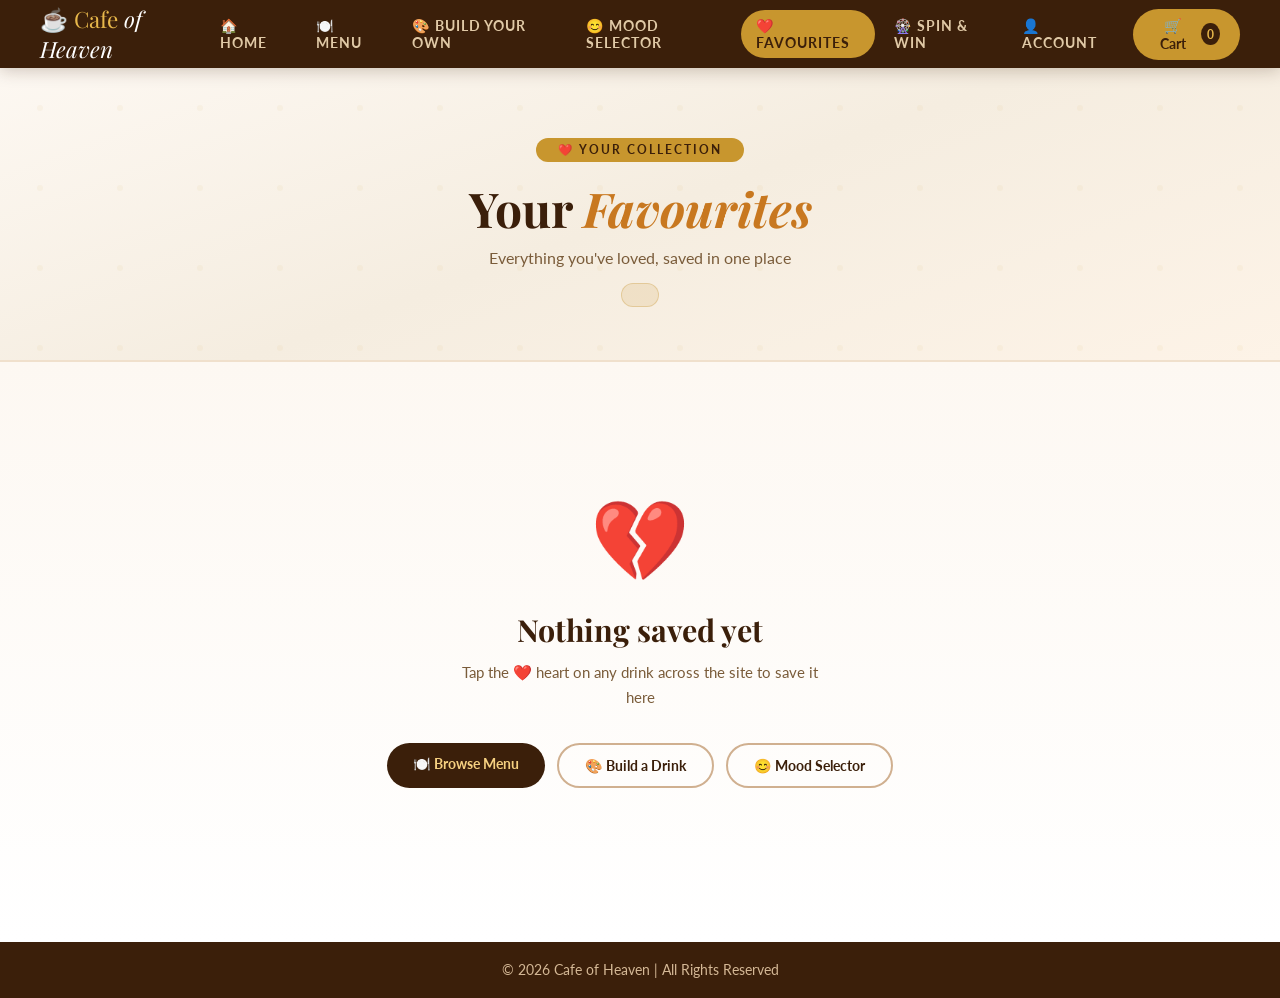
<file: favourites.html>
<!DOCTYPE html>
<html lang="en">
<head>
  <meta charset="UTF-8">
  <meta name="viewport" content="width=device-width, initial-scale=1.0">
  <title>Favourites — Cafe of Heaven</title>
  <link rel="stylesheet" href="css/style.css">
  <link rel="stylesheet" href="css/favourites.css">
  <link href="https://fonts.googleapis.com/css2?family=Playfair+Display:ital,wght@0,400;0,700;1,400&family=Lato:wght@300;400;700&display=swap" rel="stylesheet">
</head>
<body>

<!-- NAV -->
<nav>
  <a class="nav-logo" href="index.html">☕ Cafe <span>of Heaven</span></a>
  <div class="nav-links">
    <a class="nav-link" href="index.html">🏠 Home</a>
    <a class="nav-link" href="menu.html">🍽️ Menu</a>
    <a class="nav-link" href="build.html">🎨 Build Your Own</a>
    <a class="nav-link" href="mood.html">😊 Mood Selector</a>
    <a class="nav-link active" href="favourites.html">❤️ Favourites</a>
    <a class="nav-link" href="spin.html">🎡 Spin & Win</a>
  </div>
  <div style="display:flex;gap:10px;align-items:center;">
    <a class="nav-link" href="login.html">👤 Account</a>
    <button class="cart-btn" onclick="window.location.href='cart.html'">🛒 Cart <span class="cart-count" id="cartCount">0</span></button>
  </div>
</nav>

<!-- HERO -->
<section class="fav-hero">
  <div class="fav-hero-badge">❤️ Your Collection</div>
  <h1>Your <em>Favourites</em></h1>
  <p>Everything you've loved, saved in one place</p>
  <div class="fav-count-pill" id="favCountPill"></div>
</section>

<!-- PAGE BODY -->
<div class="fav-page">

  <!-- EMPTY STATE -->
  <div class="fav-empty" id="favEmpty">
    <div class="empty-heart">💔</div>
    <h2>Nothing saved yet</h2>
    <p>Tap the ❤️ heart on any drink across the site to save it here</p>
    <div class="empty-links">
      <a href="menu.html"  class="empty-btn">🍽️ Browse Menu</a>
      <a href="build.html" class="empty-btn empty-outline">🎨 Build a Drink</a>
      <a href="mood.html"  class="empty-btn empty-outline">😊 Mood Selector</a>
    </div>
  </div>

  <!-- CARDS GRID -->
  <div class="fav-grid" id="favGrid"></div>

  <!-- CLEAR ALL -->
  <div class="fav-clear-wrap" id="favClearWrap" style="display:none;">
    <button class="clear-btn" onclick="confirmClear()">🗑️ Clear All Favourites</button>
  </div>

</div>

<!-- CONFIRM MODAL -->
<div class="fav-modal-bg" id="favModalBg">
  <div class="fav-modal">
    <div class="fav-modal-icon">🗑️</div>
    <h3>Clear all favourites?</h3>
    <p>This removes every saved item and can't be undone.</p>
    <div class="fav-modal-btns">
      <button class="modal-no"  onclick="closeModal()">Cancel</button>
      <button class="modal-yes" onclick="clearAll()">Yes, Clear All</button>
    </div>
  </div>
</div>

<div class="toast" id="toast"></div>
<footer><p>© 2026 Cafe of Heaven | All Rights Reserved</p></footer>

<script src="js/main.js"></script>
<script src="js/favourites.js"></script>
</body>
</html>
</file>
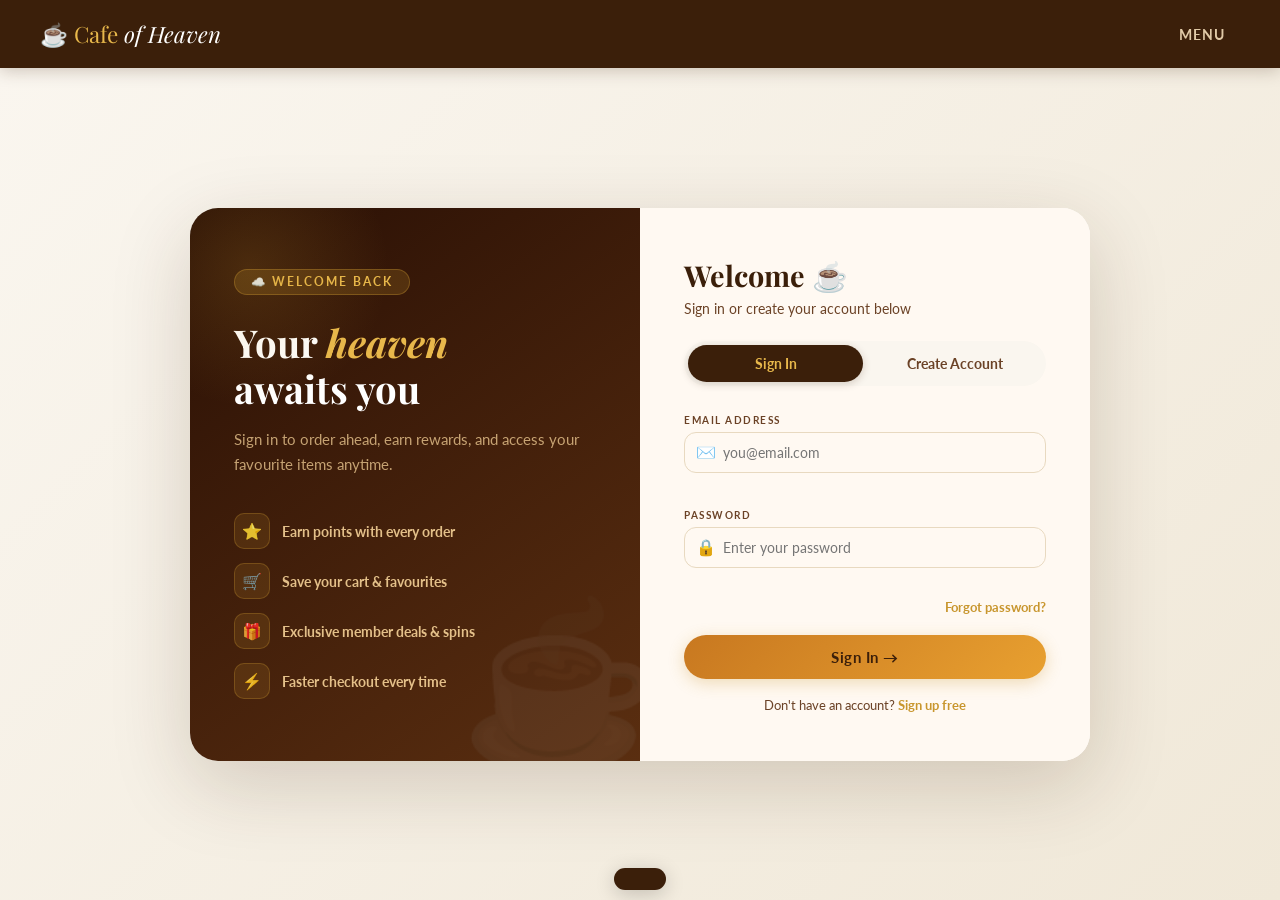
<file: login.html>
<!DOCTYPE html>
<html lang="en">
<head>
  <meta charset="UTF-8">
  <meta name="viewport" content="width=device-width, initial-scale=1.0">
  <title>Login — Cafe of Heaven</title>
  <link rel="stylesheet" href="css/style.css">
  <link rel="stylesheet" href="css/login.css">
  <script>
    if (sessionStorage.getItem('coh_logged_in') === 'true') {
      window.location.replace('menu.html');
    }
  </script>
</head>
<body style="display:flex;flex-direction:column;">

<nav>
  <a class="nav-logo" href="index.html">☕ Cafe <span>of Heaven</span></a>
  <a class="nav-link" href="menu.html">Menu</a>
</nav>

<div class="login-wrap">
  <div class="login-container">

    <!-- LEFT SIDE -->
    <div class="login-left">
      <div class="login-left-tag">☁️ Welcome Back</div>
      <h2>Your <em>heaven</em><br>awaits you</h2>
      <p>Sign in to order ahead, earn rewards, and access your favourite items anytime.</p>
      <div class="perks">
        <div class="perk"><div class="perk-icon">⭐</div>Earn points with every order</div>
        <div class="perk"><div class="perk-icon">🛒</div>Save your cart & favourites</div>
        <div class="perk"><div class="perk-icon">🎁</div>Exclusive member deals & spins</div>
        <div class="perk"><div class="perk-icon">⚡</div>Faster checkout every time</div>
      </div>
    </div>

    <!-- RIGHT SIDE -->
    <div class="login-right">
      <h3>Welcome ☕</h3>
      <p class="sub">Sign in or create your account below</p>

      <div class="auth-tabs">
        <button class="tab-btn active" id="tab-login" onclick="switchTab('login', this)">Sign In</button>
        <button class="tab-btn" id="tab-signup" onclick="switchTab('signup', this)">Create Account</button>
      </div>

      <!-- SIGN IN PANEL -->
      <div class="panel active" id="panel-login">
        <div class="form-group">
          <label>EMAIL ADDRESS</label>
          <div class="input-icon-wrap">
            <span class="input-icon">✉️</span>
            <input type="email" id="login-email" placeholder="you@email.com">
          </div>
          <span class="field-error" id="login-email-err"></span>
        </div>
        <div class="form-group">
          <label>PASSWORD</label>
          <div class="input-icon-wrap">
            <span class="input-icon">🔒</span>
            <input type="password" id="login-password" placeholder="Enter your password">
          </div>
          <span class="field-error" id="login-pass-err"></span>
        </div>
        <div class="forgot"><a href="#">Forgot password?</a></div>
        <div class="error-box hidden" id="login-error-box"></div>
        <button class="btn-submit" onclick="handleLogin()">Sign In →</button>
        <div class="switch-text">Don't have an account?
          <a onclick="switchTab('signup', document.getElementById('tab-signup'))">Sign up free</a>
        </div>
      </div>

      <!-- SIGN UP PANEL -->
      <div class="panel" id="panel-signup">
        <div class="name-row">
          <div class="form-group">
            <label>FIRST NAME</label>
            <input type="text" id="signup-fname" placeholder="Priya">
            <span class="field-error" id="signup-fname-err"></span>
          </div>
          <div class="form-group">
            <label>LAST NAME</label>
            <input type="text" id="signup-lname" placeholder="Sharma">
            <span class="field-error" id="signup-lname-err"></span>
          </div>
        </div>
        <div class="form-group">
          <label>EMAIL ADDRESS</label>
          <div class="input-icon-wrap">
            <span class="input-icon">✉️</span>
            <input type="email" id="signup-email" placeholder="you@email.com">
          </div>
          <span class="field-error" id="signup-email-err"></span>
        </div>
        <div class="form-group">
          <label>PHONE NUMBER</label>
          <div class="input-icon-wrap">
            <span class="input-icon">📱</span>
            <input type="tel" id="signup-phone" placeholder="+91 98765 43210">
          </div>
          <span class="field-error" id="signup-phone-err"></span>
        </div>
        <div class="form-group">
          <label>CREATE PASSWORD</label>
          <div class="input-icon-wrap">
            <span class="input-icon">🔒</span>
            <input type="password" id="signup-password" placeholder="Min. 8 characters">
          </div>
          <span class="field-error" id="signup-pass-err"></span>
        </div>
        <button class="btn-submit" onclick="handleSignup()">Create Account & Earn 50pts 🎉</button>
        <div class="switch-text">Already have an account?
          <a onclick="switchTab('login', document.getElementById('tab-login'))">Sign in</a>
        </div>
      </div>

    </div>
  </div>
</div>

<div class="toast" id="toast"></div>

<script src="js/main.js"></script>
<script src="js/login.js"></script>
</body>
</html>
</file>
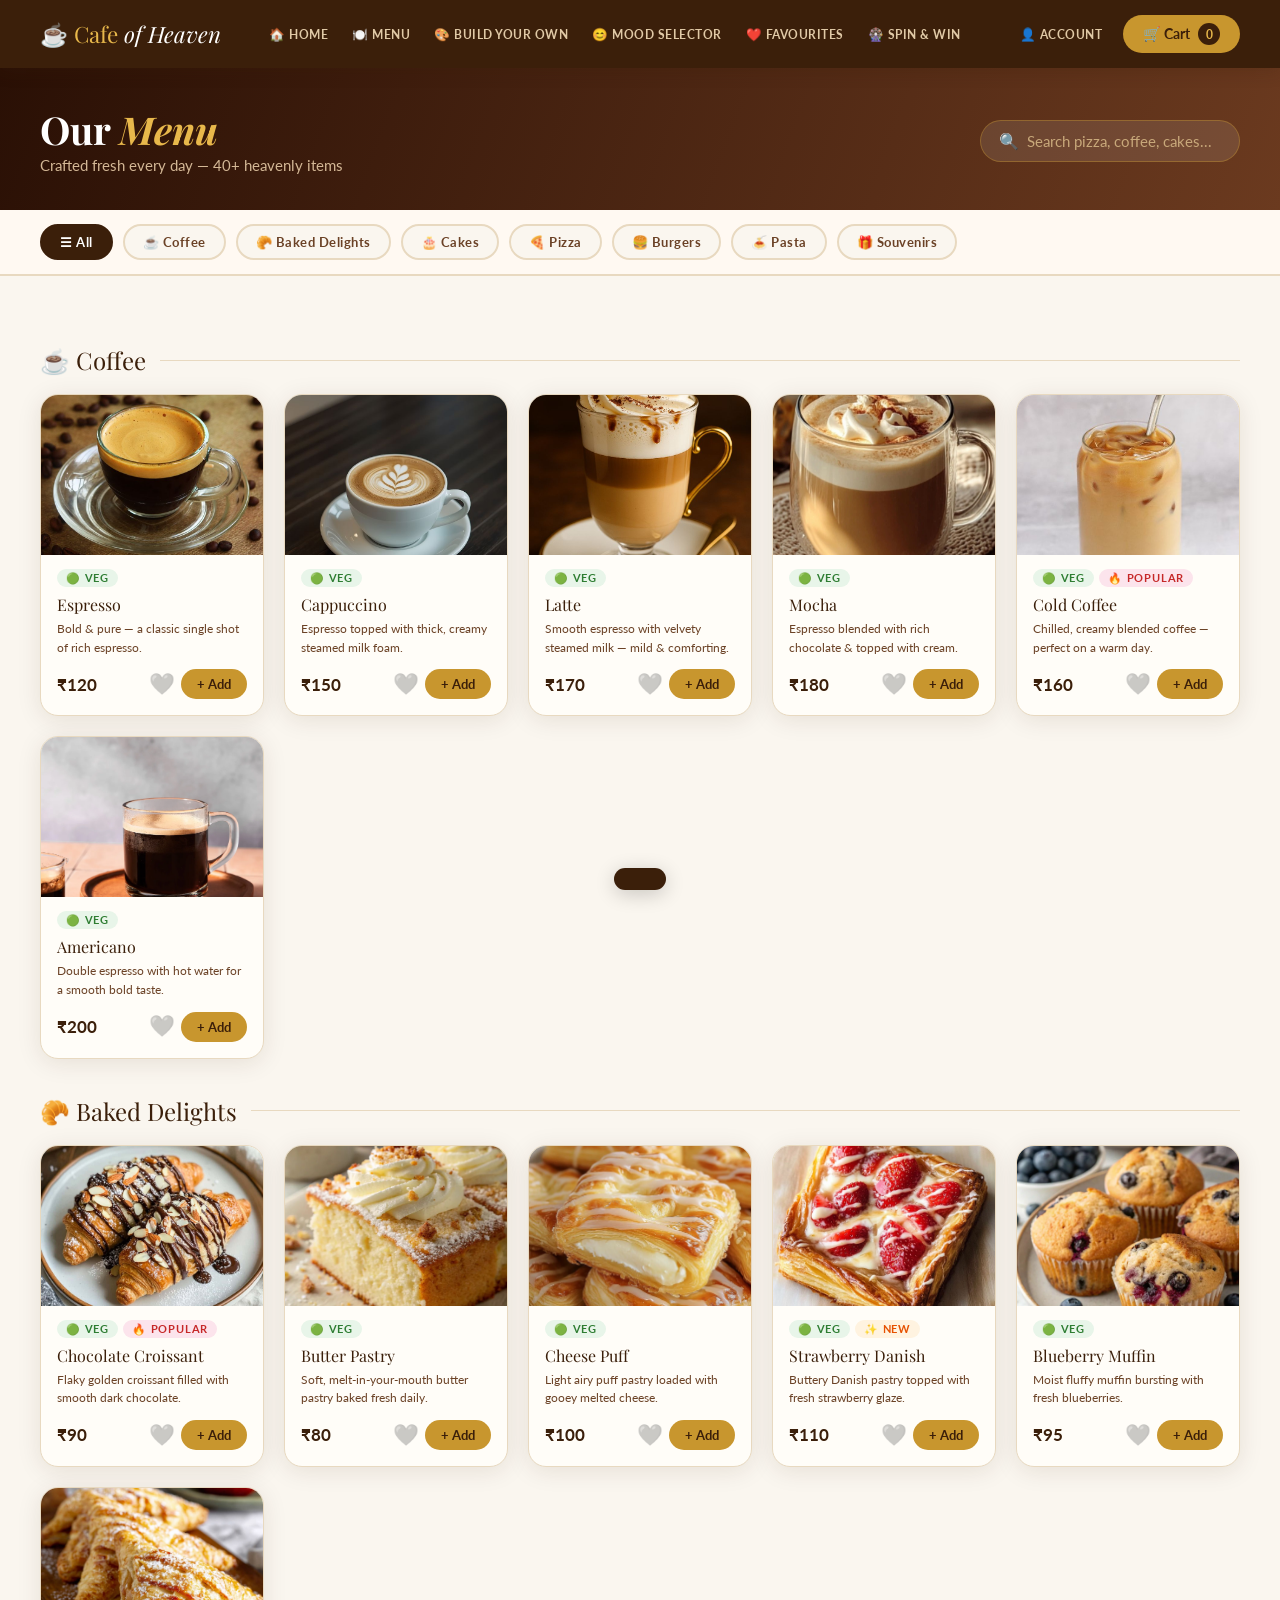
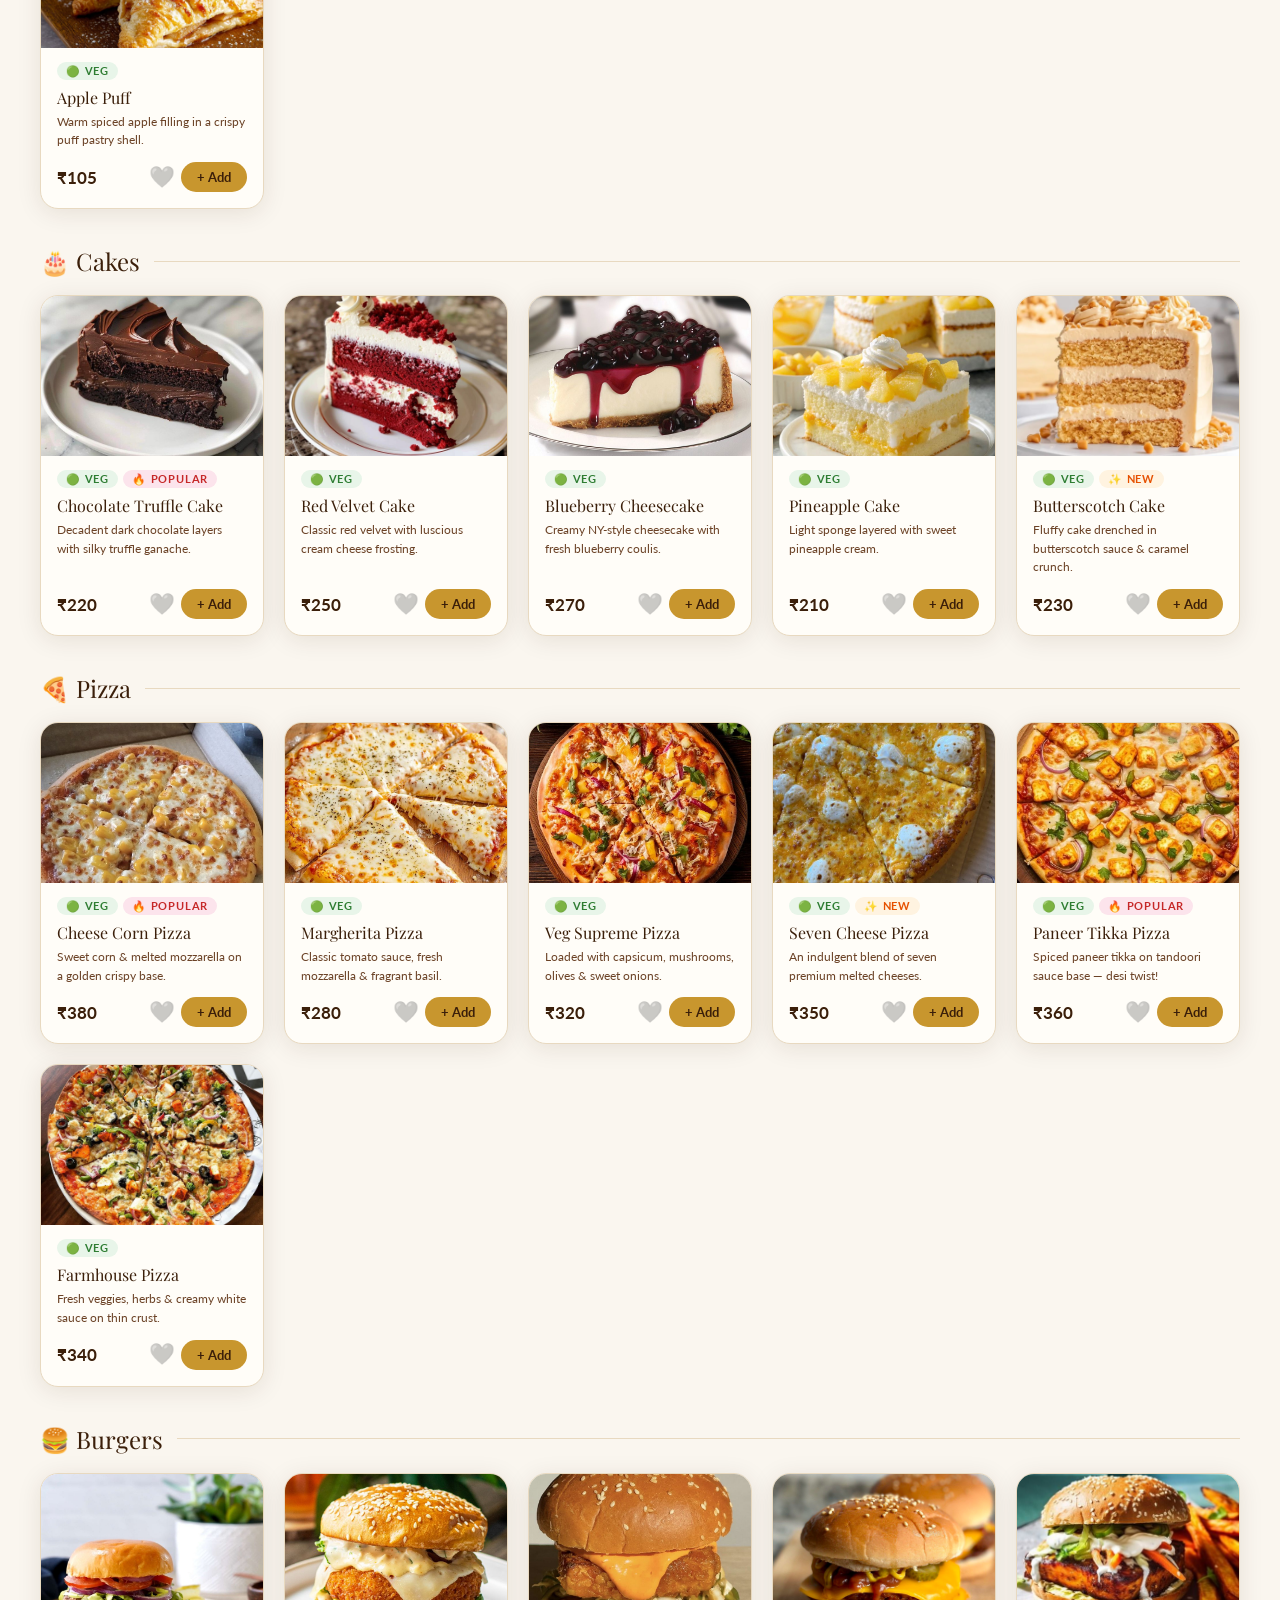
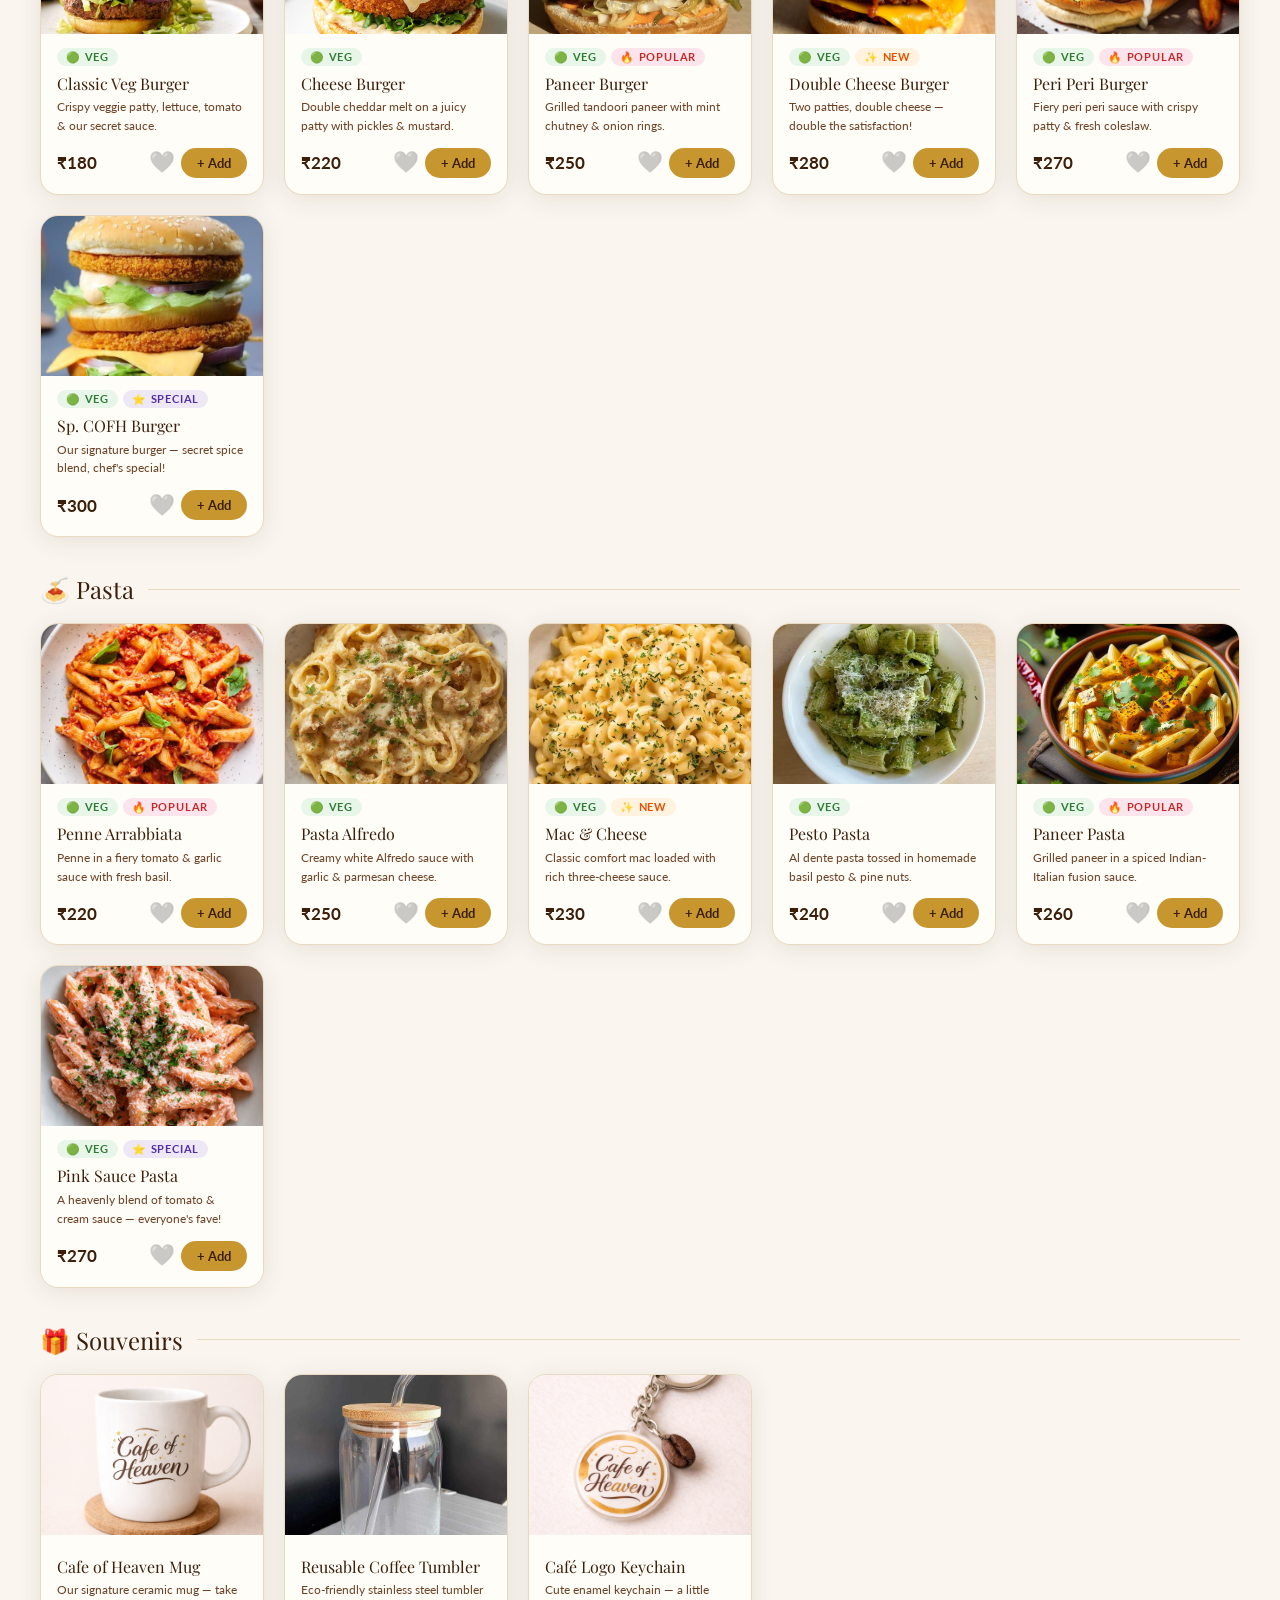
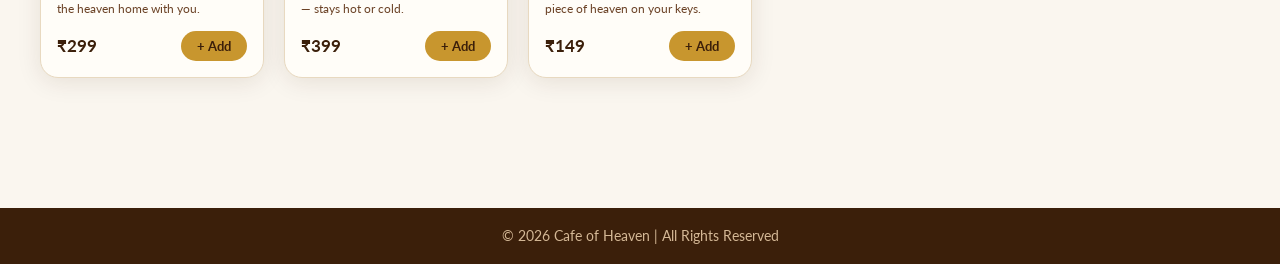
<file: menu.html>
<!DOCTYPE html>
<html lang="en">
<head>
  <meta charset="UTF-8">
  <meta name="viewport" content="width=device-width, initial-scale=1.0">
  <title>Menu — Cafe of Heaven</title>
  <link href="https://fonts.googleapis.com/css2?family=Playfair+Display:ital,wght@0,400;0,700;1,400&family=Lato:wght@300;400;700&display=swap" rel="stylesheet">
  <link rel="stylesheet" href="css/menu.css">
</head>
<body>

<!-- ══════════════ NAV ══════════════ -->
<nav>
  <a class="nav-logo" href="index.html">☕ Cafe <span>of Heaven</span></a>
  <div class="nav-links">
    <a class="nav-link" href="index.html">🏠 Home</a>
    <a class="nav-link" href="menu.html">🍽️ Menu</a>
    <a class="nav-link" href="build.html">🎨 Build Your Own</a>
    <a class="nav-link" href="mood.html">😊 Mood Selector</a>
    <a class="nav-link" href="favourites.html">❤️ Favourites</a>
    <a class="nav-link" href="spin.html">🎡 Spin & Win</a>
  </div>
  <div class="nav-right">
    <a class="nav-link" href="login.html">👤 Account</a>
    <button class="cart-btn" onclick="window.location.href='cart.html'">
      🛒 Cart <span class="cart-count" id="cartCount">0</span>
    </button>
  </div>
</nav>

<!-- ══════════════ HERO ══════════════ -->
<div class="menu-hero">
  <div>
    <h1>Our <em>Menu</em></h1>
    <p>Crafted fresh every day — 40+ heavenly items</p>
  </div>
  <div class="search-bar">
    <span class="search-icon">🔍</span>
    <input type="text" id="searchInput" placeholder="Search pizza, coffee, cakes..." oninput="doSearch()">
  </div>
</div>

<!-- ══════════════ CATEGORY BAR ══════════════ -->
<div class="sticky-cats">
  <button class="cat-btn active" onclick="filterCat('all',this)">☰ All</button>
  <button class="cat-btn" onclick="filterCat('coffee',this)">☕ Coffee</button>
  <button class="cat-btn" onclick="filterCat('baked',this)">🥐 Baked Delights</button>
  <button class="cat-btn" onclick="filterCat('cakes',this)">🎂 Cakes</button>
  <button class="cat-btn" onclick="filterCat('pizza',this)">🍕 Pizza</button>
  <button class="cat-btn" onclick="filterCat('burger',this)">🍔 Burgers</button>
  <button class="cat-btn" onclick="filterCat('pasta',this)">🍝 Pasta</button>
  <button class="cat-btn" onclick="filterCat('souvenir',this)">🎁 Souvenirs</button>
</div>

<!-- ══════════════ MENU BODY ══════════════ -->
<div class="menu-body" id="menuBody"></div>

<!-- ══════════════ FLOATING CART ══════════════ -->
<button class="float-cart hidden" id="floatCart" onclick="window.location.href='cart.html'">
  🛒 View Cart &nbsp;—&nbsp; <span id="floatTotal">₹0</span>
  <span class="float-cart-badge" id="floatCount">0</span>
</button>

<div class="toast" id="toast"></div>

<footer><p>© 2026 Cafe of Heaven | All Rights Reserved</p></footer>

<script src="js/menu.js"></script>
</body>
</html>
</file>
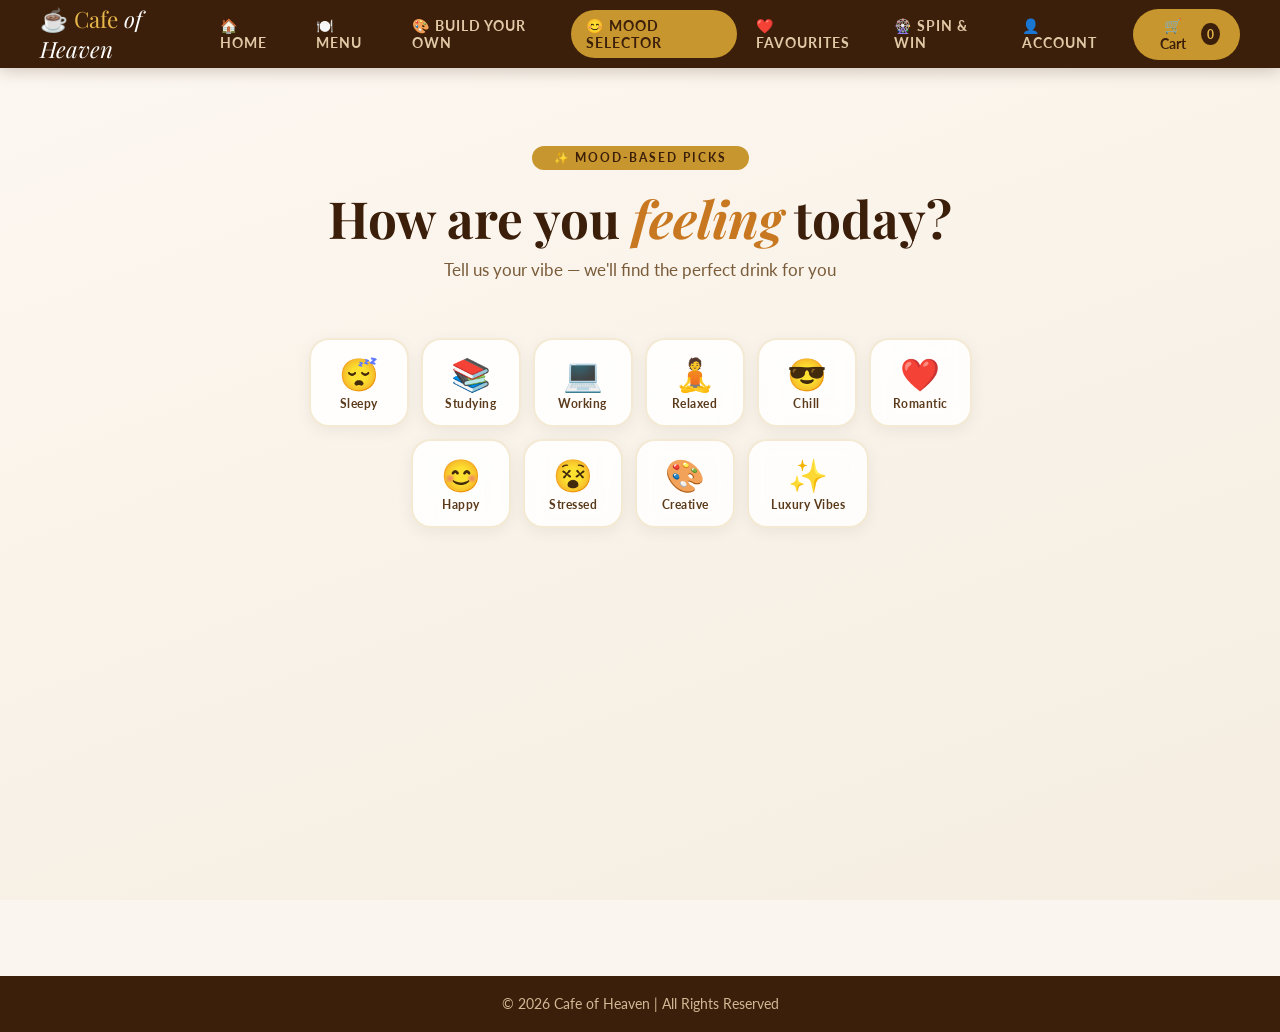
<file: mood.html>
<!DOCTYPE html>
<html lang="en">
<head>
  <meta charset="UTF-8">
  <meta name="viewport" content="width=device-width, initial-scale=1.0">
  <title>Mood Selector — Cafe of Heaven</title>
  <link rel="stylesheet" href="css/style.css">
  <link rel="stylesheet" href="css/mood.css">
  <link href="https://fonts.googleapis.com/css2?family=Playfair+Display:ital,wght@0,400;0,700;1,400&family=Lato:wght@300;400;700&display=swap" rel="stylesheet">
</head>
<body>

<!-- NAV -->
<nav>
  <a class="nav-logo" href="index.html">☕ Cafe <span>of Heaven</span></a>
  <div class="nav-links">
    <a class="nav-link" href="index.html">🏠 Home</a>
    <a class="nav-link" href="menu.html">🍽️ Menu</a>
    <a class="nav-link" href="build.html">🎨 Build Your Own</a>
    <a class="nav-link active" href="mood.html">😊 Mood Selector</a>
    <a class="nav-link" href="favourites.html">❤️ Favourites</a>
    <a class="nav-link" href="spin.html">🎡 Spin & Win</a>
  </div>
  <div style="display:flex;gap:10px;align-items:center;">
    <a class="nav-link" href="login.html">👤 Account</a>
    <button class="cart-btn" onclick="window.location.href='cart.html'">🛒 Cart <span class="cart-count" id="cartCount">0</span></button>
  </div>
</nav>

<!-- MOOD BG OVERLAY -->
<div class="mood-bg" id="moodBg"></div>

<!-- HERO SECTION -->
<section class="mood-hero" id="moodHero">
  <div class="hero-text">
    <div class="hero-badge">✨ Mood-Based Picks</div>
    <h1>How are you <em>feeling</em> today?</h1>
    <p>Tell us your vibe — we'll find the perfect drink for you</p>
  </div>
</section>

<!-- MOOD BUTTONS -->
<section class="mood-section">
  <div class="mood-grid" id="moodGrid">
    <button class="mood-btn" data-mood="sleepy"    onclick="selectMood('sleepy')">    <span class="mb-icon">😴</span><span class="mb-label">Sleepy</span>     </button>
    <button class="mood-btn" data-mood="studying"  onclick="selectMood('studying')">  <span class="mb-icon">📚</span><span class="mb-label">Studying</span>   </button>
    <button class="mood-btn" data-mood="working"   onclick="selectMood('working')">   <span class="mb-icon">💻</span><span class="mb-label">Working</span>    </button>
    <button class="mood-btn" data-mood="relaxed"   onclick="selectMood('relaxed')">   <span class="mb-icon">🧘</span><span class="mb-label">Relaxed</span>    </button>
    <button class="mood-btn" data-mood="chill"     onclick="selectMood('chill')">     <span class="mb-icon">😎</span><span class="mb-label">Chill</span>      </button>
    <button class="mood-btn" data-mood="romantic"  onclick="selectMood('romantic')">  <span class="mb-icon">❤️</span><span class="mb-label">Romantic</span>   </button>
    <button class="mood-btn" data-mood="happy"     onclick="selectMood('happy')">     <span class="mb-icon">😊</span><span class="mb-label">Happy</span>      </button>
    <button class="mood-btn" data-mood="stressed"  onclick="selectMood('stressed')">  <span class="mb-icon">😵</span><span class="mb-label">Stressed</span>   </button>
    <button class="mood-btn" data-mood="creative"  onclick="selectMood('creative')">  <span class="mb-icon">🎨</span><span class="mb-label">Creative</span>   </button>
    <button class="mood-btn" data-mood="luxury"    onclick="selectMood('luxury')">    <span class="mb-icon">✨</span><span class="mb-label">Luxury Vibes</span></button>
  </div>
</section>

<!-- RESULT CARD -->
<section class="result-section" id="resultSection">
  <div class="result-card" id="resultCard">
    <div class="result-left">
      <div class="drink-img-wrap" id="drinkImgWrap">
        <div class="drink-img-inner" id="drinkImgInner"></div>
        <div class="drink-glow" id="drinkGlow"></div>
      </div>
    </div>
    <div class="result-right">
      <div class="mood-chip" id="moodChip"></div>
      <h2 class="result-name" id="resultName"></h2>
      <p class="result-desc" id="resultDesc"></p>
      <div class="result-tags" id="resultTags"></div>
      <div class="result-price-row">
        <div class="result-price" id="resultPrice"></div>
        <div class="result-actions">
          <button class="fav-btn" id="favBtn" onclick="toggleFav()" title="Save to Favourites">♡</button>
          <button class="cart-add-btn" id="cartAddBtn" onclick="addToCartMood()">🛒 Add to Cart</button>
        </div>
      </div>
      <div class="result-note" id="resultNote"></div>
    </div>
  </div>
</section>

<!-- ALSO TRY -->
<section class="also-section" id="alsoSection">
  <h3 class="also-title">✨ Also try these</h3>
  <div class="also-grid" id="alsoGrid"></div>
</section>

<div class="toast" id="toast"></div>
<footer><p>© 2026 Cafe of Heaven | All Rights Reserved</p></footer>

<script src="js/main.js"></script>
<script src="js/mood.js"></script>
</body>
</html>
</file>
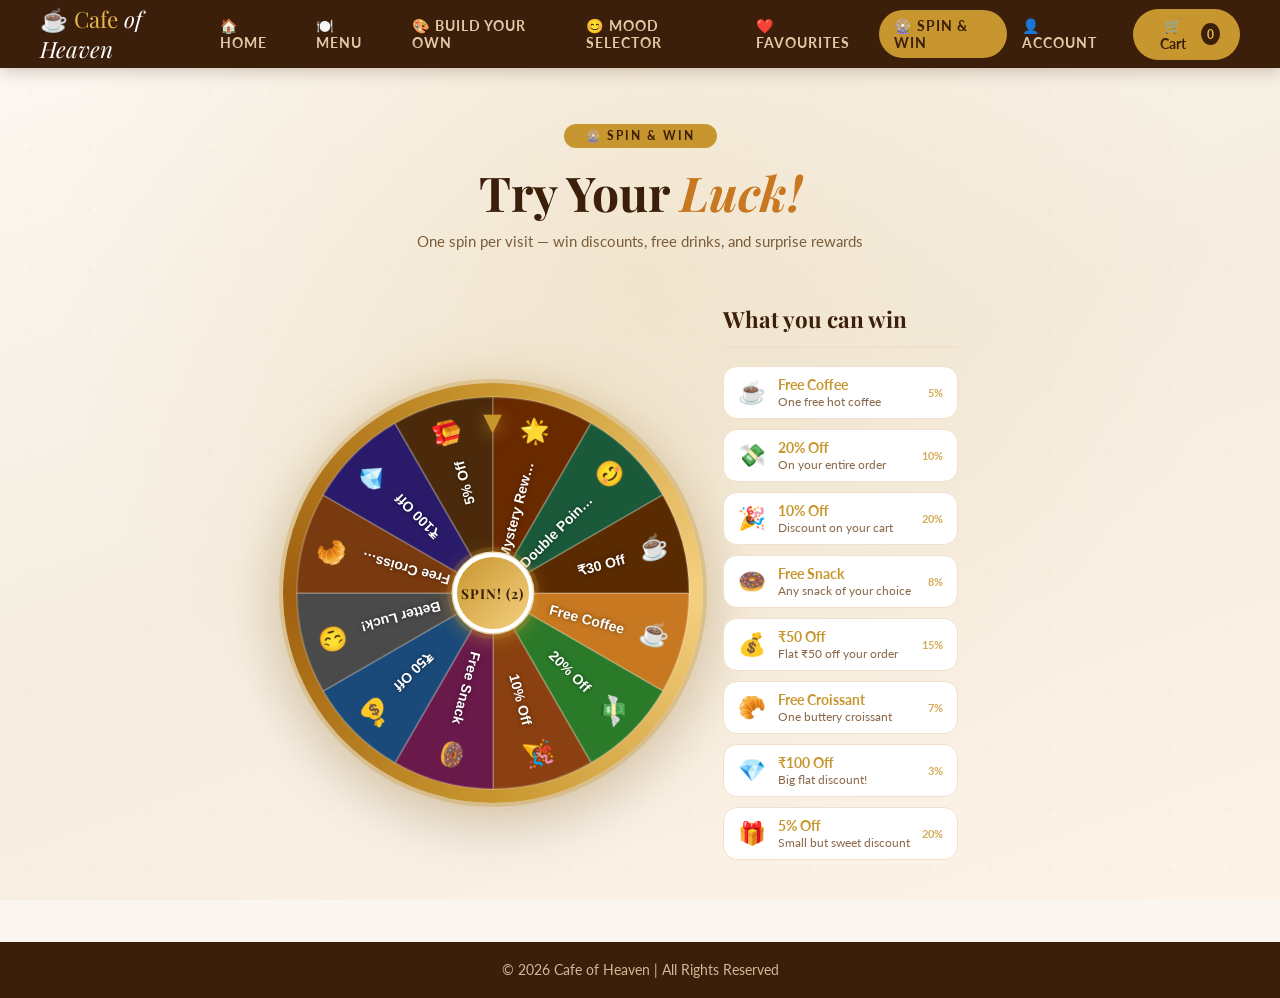
<file: spin.html>
<!DOCTYPE html>
<html lang="en">
<head>
  <meta charset="UTF-8">
  <meta name="viewport" content="width=device-width, initial-scale=1.0">
  <title>Spin & Win — Cafe of Heaven</title>
  <link rel="stylesheet" href="css/style.css">
  <link rel="stylesheet" href="css/spin.css">
  <link href="https://fonts.googleapis.com/css2?family=Playfair+Display:ital,wght@0,400;0,700;1,400&family=Lato:wght@300;400;700&display=swap" rel="stylesheet">
</head>
<body>

<!-- NAV -->
<nav>
  <a class="nav-logo" href="index.html">☕ Cafe <span>of Heaven</span></a>
  <div class="nav-links">
    <a class="nav-link" href="index.html">🏠 Home</a>
    <a class="nav-link" href="menu.html">🍽️ Menu</a>
    <a class="nav-link" href="build.html">🎨 Build Your Own</a>
    <a class="nav-link" href="mood.html">😊 Mood Selector</a>
    <a class="nav-link" href="favourites.html">❤️ Favourites</a>
    <a class="nav-link active" href="spin.html">🎡 Spin & Win</a>
  </div>
  <div style="display:flex;gap:10px;align-items:center;">
    <a class="nav-link" href="login.html">👤 Account</a>
    <button class="cart-btn" onclick="window.location.href='cart.html'">🛒 Cart <span class="cart-count" id="cartCount">0</span></button>
  </div>
</nav>

<!-- PAGE BG -->
<div class="spin-bg"></div>

<!-- HERO -->
<section class="spin-hero">
  <div class="spin-hero-badge">🎡 Spin & Win</div>
  <h1>Try Your <em>Luck!</em></h1>
  <p>One spin per visit — win discounts, free drinks, and surprise rewards</p>
</section>

<!-- WHEEL AREA -->
<div class="spin-stage">

  <!-- WHEEL WRAP -->
  <div class="wheel-wrap">
    <!-- Pointer arrow -->
    <div class="wheel-pointer">▼</div>

    <!-- Canvas wheel -->
    <div class="wheel-outer">
      <canvas id="wheelCanvas" width="400" height="400"></canvas>
    </div>

    <!-- Center button -->
    <button class="wheel-spin-btn" id="spinBtn" onclick="spinWheel()">
      <span class="wsb-inner">SPIN!</span>
    </button>
  </div>

  <!-- RIGHT INFO -->
  <div class="spin-info">
    <h2 class="si-title">What you can win</h2>
    <div class="si-prizes" id="siPrizes"></div>

    <!-- Cooldown notice -->
    <div class="si-notice" id="siNotice" style="display:none;">
      <div class="sin-icon">⏰</div>
      <div>
        <div class="sin-title">Come back tomorrow!</div>
        <div class="sin-sub">You've already spun today. Your reward is saved to your cart.</div>
      </div>
    </div>

    <!-- Current reward -->
    <div class="si-current-reward" id="siCurrentReward" style="display:none;">
      <div class="scr-label">🎉 Your Active Reward</div>
      <div class="scr-name" id="scrName"></div>
      <button class="scr-cart-btn" onclick="window.location.href='cart.html'">Apply in Cart →</button>
    </div>
  </div>

</div>

<!-- WIN MODAL -->
<div class="win-modal-overlay" id="winModal">
  <div class="win-modal">
    <div class="win-confetti" id="winConfetti"></div>
    <div class="win-icon" id="winIcon">🎉</div>
    <h2 class="win-title">You Won!</h2>
    <div class="win-prize" id="winPrize"></div>
    <p class="win-sub">Your reward has been saved and will be applied automatically at checkout.</p>
    <div class="win-actions">
      <button class="win-cart-btn" onclick="goToCart()">🛒 Go to Cart</button>
      <button class="win-close-btn" onclick="closeWinModal()">Keep Exploring</button>
    </div>
  </div>
</div>

<div class="toast" id="toast"></div>
<footer><p>© 2026 Cafe of Heaven | All Rights Reserved</p></footer>

<script src="js/main.js"></script>
<script src="js/spin.js"></script>
</body>
</html>
</file>
